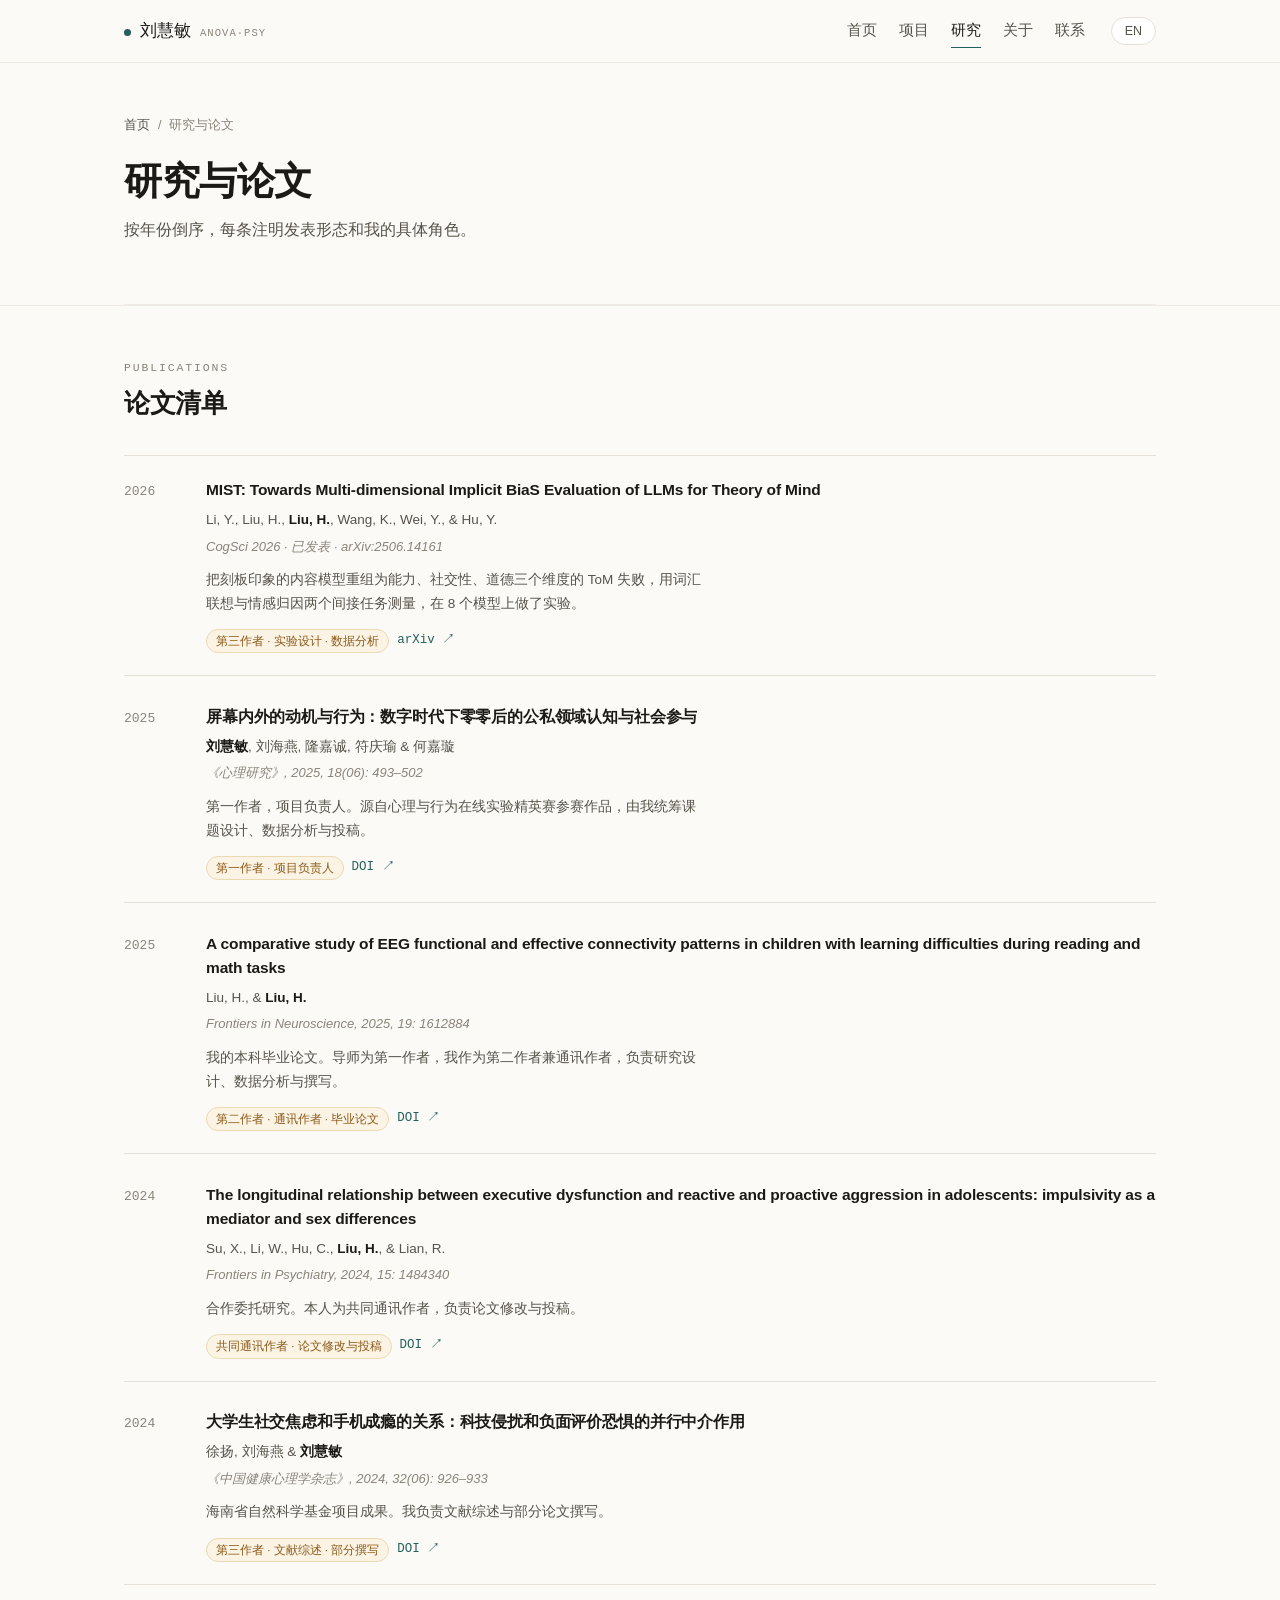
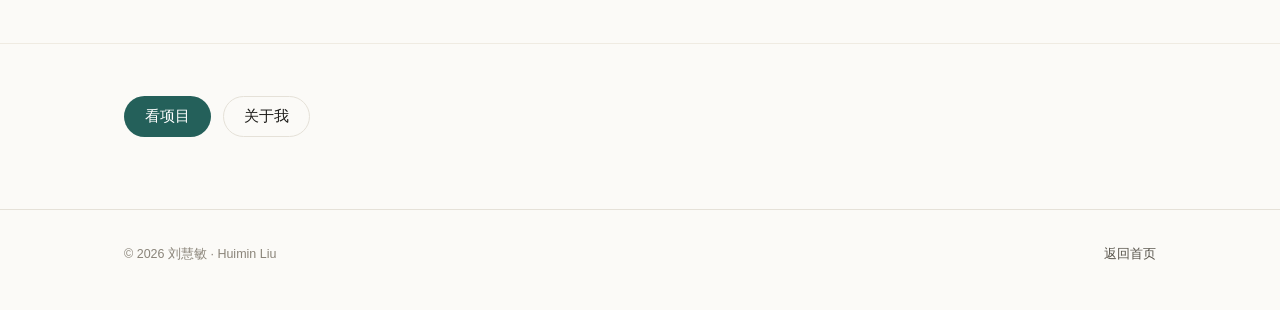
<file: research/index.html>
<!DOCTYPE html>
<html lang="zh-CN" data-lang="zh">
<head>
<meta charset="UTF-8">
<meta name="viewport" content="width=device-width, initial-scale=1.0">
<title>研究与论文 · 刘慧敏</title>
<meta name="description" content="刘慧敏的论文清单：大模型心智理论与偏见评估、视听多感觉整合、EEG 脑网络、数字时代的用户行为。按年份倒序，注明发表形态与本人角色。">
<meta property="og:type" content="website">
<meta property="og:title" content="研究与论文 · 刘慧敏">
<meta property="og:description" content="五篇论文，按年份倒序，每条注明发表形态与本人角色。">
<link rel="icon" href="data:image/svg+xml,%3Csvg xmlns='http://www.w3.org/2000/svg' viewBox='0 0 32 32'%3E%3Crect width='32' height='32' rx='7' fill='%2324605A'/%3E%3Ctext x='16' y='23' font-size='17' fill='%23FBFAF7' text-anchor='middle' font-family='Georgia,serif'%3EA%3C/text%3E%3C/svg%3E">
<link rel="stylesheet" href="../assets/css/style.css">
</head>
<body>

<header class="site-header">
  <div class="wrap nav-inner">
    <a class="brand" href="../index.html">
      <span class="dot" aria-hidden="true"></span>刘慧敏<span class="en" style="font-family:var(--sans)"> Huimin Liu</span>
      <small>ANOVA·PSY</small>
    </a>
    <button class="nav-toggle" type="button" aria-expanded="false" aria-controls="nav-links">
      <span class="zh">菜单</span><span class="en">Menu</span>
    </button>
    <nav class="nav-links" id="nav-links" aria-label="主导航">
      <a href="../index.html"><span class="zh">首页</span><span class="en">Home</span></a>
      <a href="../index.html#projects"><span class="zh">项目</span><span class="en">Projects</span></a>
      <a href="../research/index.html" aria-current="page"><span class="zh">研究</span><span class="en">Research</span></a>
      <a href="../about.html"><span class="zh">关于</span><span class="en">About</span></a>
      <a href="../index.html#contact"><span class="zh">联系</span><span class="en">Contact</span></a>
    </nav>
    <div class="nav-tools">
      <button class="lang-btn" type="button" aria-label="Switch to English">EN</button>
    </div>
  </div>
</header>

<main>

  <div class="wrap">
    <div class="page-head">
      <nav class="breadcrumb" aria-label="面包屑">
        <a href="../index.html"><span class="zh">首页</span><span class="en">Home</span></a>
        <span aria-hidden="true">/</span>
        <span><span class="zh">研究与论文</span><span class="en">Research</span></span>
      </nav>
      <h1><span class="zh">研究与论文</span><span class="en">Research &amp; publications</span></h1>
      <p class="sub">
        <span class="zh">按年份倒序，每条注明发表形态和我的具体角色。</span>
        <span class="en">Newest first, with the publication form and my specific role on each.</span>
      </p>
    </div>
  </div>

  <!-- 论文 -->
  <section class="detail-section" id="all">
    <div class="wrap">
      <div class="sec-head reveal">
        <span class="eyebrow">Publications</span>
        <h2><span class="zh">论文清单</span><span class="en">Publication list</span></h2>
      </div>

      <ul class="pub-list reveal">
        <li class="pub-item">
          <div class="pub-year">2026</div>
          <div class="pub-body">
            <h3>MIST: Towards Multi-dimensional Implicit BiaS Evaluation of LLMs for Theory of Mind</h3>
            <p class="pub-authors">Li, Y., Liu, H., <span class="me">Liu, H.</span>, Wang, K., Wei, Y., &amp; Hu, Y.</p>
            <p class="pub-venue"><span class="zh">CogSci 2026 · 已发表 · arXiv:2506.14161</span><span class="en">CogSci 2026 · published · arXiv:2506.14161</span></p>
            <p style="font-size:13.5px;color:var(--ink-2);max-width:66ch">
              <span class="zh">把刻板印象的内容模型重组为能力、社交性、道德三个维度的 ToM 失败，用词汇联想与情感归因两个间接任务测量，在 8 个模型上做了实验。</span>
              <span class="en">Reconceives stereotype content as multidimensional ToM failure across competence, sociability and morality, measured with two indirect tasks (word association, affective attribution) across eight models.</span>
            </p>
            <div class="pub-foot">
              <span class="tag tag--role"><span class="zh">第三作者 · 实验设计 · 数据分析</span><span class="en">Third author · design &amp; analysis</span></span>
              <a class="pub-link" href="https://arxiv.org/abs/2506.14161" target="_blank" rel="noopener">arXiv ↗</a>
            </div>
          </div>
        </li>

        <li class="pub-item">
          <div class="pub-year">2025</div>
          <div class="pub-body">
            <h3>屏幕内外的动机与行为：数字时代下零零后的公私领域认知与社会参与</h3>
            <p class="pub-authors"><span class="me">刘慧敏</span>, 刘海燕, 隆嘉诚, 符庆瑜 &amp; 何嘉璇</p>
            <p class="pub-venue"><span class="zh">《心理研究》, 2025, 18(06): 493–502</span><span class="en">Psychological Research, 2025, 18(06): 493–502</span></p>
            <p style="font-size:13.5px;color:var(--ink-2);max-width:66ch">
              <span class="zh">第一作者，项目负责人。源自心理与行为在线实验精英赛参赛作品，由我统筹课题设计、数据分析与投稿。</span>
              <span class="en">First author and project lead. Grew out of an online behavioural-experiment competition entry; I coordinated the design, analysis and submission.</span>
            </p>
            <div class="pub-foot">
              <span class="tag tag--role"><span class="zh">第一作者 · 项目负责人</span><span class="en">First author · project lead</span></span>
              <a class="pub-link" href="https://doi.org/10.19988/j.cnki.issn.2095-1159.2025.06.002" target="_blank" rel="noopener">DOI ↗</a>
            </div>
          </div>
        </li>

        <li class="pub-item">
          <div class="pub-year">2025</div>
          <div class="pub-body">
            <h3>A comparative study of EEG functional and effective connectivity patterns in children with learning difficulties during reading and math tasks</h3>
            <p class="pub-authors">Liu, H., &amp; <span class="me">Liu, H.</span></p>
            <p class="pub-venue">Frontiers in Neuroscience, 2025, 19: 1612884</p>
            <p style="font-size:13.5px;color:var(--ink-2);max-width:66ch">
              <span class="zh">我的本科毕业论文。导师为第一作者，我作为第二作者兼通讯作者，负责研究设计、数据分析与撰写。</span>
              <span class="en">My undergraduate thesis. My supervisor is first author; I am second and corresponding author, responsible for design, analysis and writing.</span>
            </p>
            <div class="pub-foot">
              <span class="tag tag--role"><span class="zh">第二作者 · 通讯作者 · 毕业论文</span><span class="en">Second &amp; corresponding author · thesis</span></span>
              <a class="pub-link" href="https://doi.org/10.3389/fnins.2025.1612884" target="_blank" rel="noopener">DOI ↗</a>
            </div>
          </div>
        </li>

        <li class="pub-item">
          <div class="pub-year">2024</div>
          <div class="pub-body">
            <h3>The longitudinal relationship between executive dysfunction and reactive and proactive aggression in adolescents: impulsivity as a mediator and sex differences</h3>
            <p class="pub-authors">Su, X., Li, W., Hu, C., <span class="me">Liu, H.</span>, &amp; Lian, R.</p>
            <p class="pub-venue">Frontiers in Psychiatry, 2024, 15: 1484340</p>
            <p style="font-size:13.5px;color:var(--ink-2);max-width:66ch">
              <span class="zh">合作委托研究。本人为共同通讯作者，负责论文修改与投稿。</span>
              <span class="en">A commissioned collaboration. I am a co-corresponding author, responsible for revision and submission.</span>
            </p>
            <div class="pub-foot">
              <span class="tag tag--role"><span class="zh">共同通讯作者 · 论文修改与投稿</span><span class="en">Co-corresponding author · revision &amp; submission</span></span>
              <a class="pub-link" href="https://doi.org/10.3389/fpsyt.2024.1484340" target="_blank" rel="noopener">DOI ↗</a>
            </div>
          </div>
        </li>

        <li class="pub-item">
          <div class="pub-year">2024</div>
          <div class="pub-body">
            <h3>大学生社交焦虑和手机成瘾的关系：科技侵扰和负面评价恐惧的并行中介作用</h3>
            <p class="pub-authors">徐扬, 刘海燕 &amp; <span class="me">刘慧敏</span></p>
            <p class="pub-venue"><span class="zh">《中国健康心理学杂志》, 2024, 32(06): 926–933</span><span class="en">Chinese Journal of Health Psychology, 2024, 32(06): 926–933</span></p>
            <p style="font-size:13.5px;color:var(--ink-2);max-width:66ch">
              <span class="zh">海南省自然科学基金项目成果。我负责文献综述与部分论文撰写。</span>
              <span class="en">Output of a Hainan Provincial Natural Science Foundation project. I contributed the literature review and part of the writing.</span>
            </p>
            <div class="pub-foot">
              <span class="tag tag--role"><span class="zh">第三作者 · 文献综述 · 部分撰写</span><span class="en">Third author · literature review · co-writing</span></span>
              <a class="pub-link" href="https://doi.org/10.13342/j.cnki.cjhp.2024.06.023" target="_blank" rel="noopener">DOI ↗</a>
            </div>
          </div>
        </li>
      </ul>

      
    </div>
  </section>

  <section class="detail-section">
    <div class="wrap">
      <div class="btn-row">
        <a class="btn btn--primary" href="../index.html#projects"><span class="zh">看项目</span><span class="en">See projects</span></a>
        <a class="btn btn--ghost" href="../about.html"><span class="zh">关于我</span><span class="en">About me</span></a>
      </div>
    </div>
  </section>

</main>

<footer class="site-footer">
  <div class="wrap footer-inner">
    <span>© 2026 刘慧敏 · Huimin Liu</span>
    <span><a href="../index.html"><span class="zh">返回首页</span><span class="en">Back home</span></a></span>
  </div>
</footer>

<script src="../assets/js/main.js"></script>
</body>
</html>
</file>
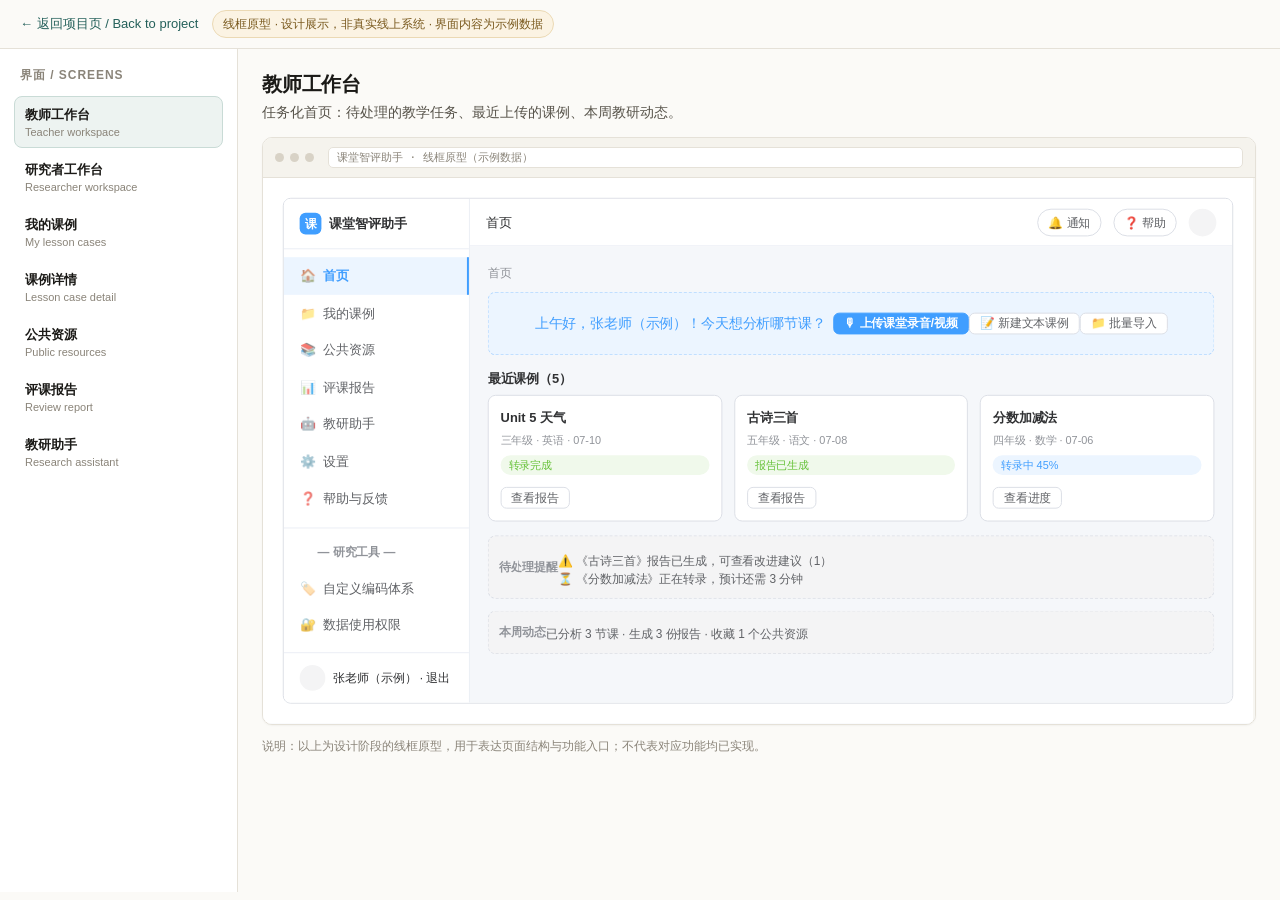
<file: demos/teacher-agent/index.html>
<!DOCTYPE html>
<html lang="zh-CN" data-lang="zh">
<head>
<meta charset="UTF-8">
<meta name="viewport" content="width=device-width, initial-scale=1.0">
<title>线框浏览器 · 中学教师教学评估与改进智能体</title>
<meta name="description" content="中学教师教学评估与改进智能体的 UI 线框原型，共 7 个代表界面。线框为设计展示，非真实线上系统。">
<link rel="stylesheet" href="../../assets/css/style.css">
<style>
/* ---- 原型自身样式（取自原始线框文件，仅作展示容器内的局部样式） ---- */
:root{
    --ep-blue:#409EFF; --ep-blue-dark:#337ecc; --ep-green:#67C23A;
    --ep-orange:#E6A23C; --ep-red:#F56C6C; --ep-gray:#909399;
    --bg:#f5f7fa; --card:#ffffff; --line:#dcdfe6; --line2:#ebeef5;
    --text:#303133; --text2:#606266; --text3:#909399;
    --fill:#f4f4f5; --fill2:#eef1f6;
  }
  *{box-sizing:border-box;}
  html,body{margin:0;padding:0;background:var(--bg);color:var(--text);
    font-family:-apple-system,BlinkMacSystemFont,"Segoe UI","PingFang SC","Microsoft YaHei",sans-serif;
    font-size:13px;line-height:1.5;}
  a{color:var(--ep-blue);text-decoration:none;}

  /* 左侧导航 */
  .nav{position:fixed;top:0;left:0;width:228px;height:100vh;overflow-y:auto;
    background:#fff;border-right:1px solid var(--line);padding:10px 0;}
  .nav h1{font-size:13px;margin:0;padding:10px 16px;color:var(--text2);font-weight:700;
    border-bottom:1px solid var(--line2);}
  .nav .grp{font-size:11px;color:var(--text3);padding:10px 16px 4px;letter-spacing:.5px;text-transform:uppercase;}
  .nav a{display:block;padding:6px 20px;color:var(--text2);border-left:3px solid transparent;}
  .nav a:hover{background:var(--fill2);color:var(--ep-blue);}
  .nav a.active{background:#ecf5ff;border-left-color:var(--ep-blue);color:var(--ep-blue);font-weight:600;}

  /* 主区 */
  .main{margin-left:228px;padding:24px 32px 80px;max-width:1100px;}
  .screen{background:var(--card);border:1px solid var(--line);border-radius:10px;
    margin-bottom:40px;overflow:hidden;box-shadow:0 1px 3px rgba(0,0,0,.04);}
  .screen-head{padding:14px 20px;border-bottom:1px solid var(--line2);background:#fafafa;}
  .screen-head .t{font-size:15px;font-weight:700;}
  .screen-head .r{font-size:11px;color:var(--text3);margin-top:2px;}
  .screen-head .badge{display:inline-block;font-size:10px;padding:1px 7px;border-radius:10px;
    background:#ecf5ff;color:var(--ep-blue);margin-left:8px;vertical-align:middle;}
  .screen-body{padding:20px;}

  /* 模拟 app 外壳 */
  .app{display:flex;border:1px solid var(--line);border-radius:8px;overflow:hidden;min-height:430px;background:#fff;}
  .sider{width:188px;background:#fff;border-right:1px solid var(--line2);flex:none;}
  .sider .logo{padding:14px 16px;font-weight:700;display:flex;align-items:center;gap:8px;border-bottom:1px solid var(--line2);}
  .sider .logo .dot{width:22px;height:22px;border-radius:6px;background:var(--ep-blue);color:#fff;
    display:flex;align-items:center;justify-content:center;font-size:12px;}
  .menu{padding:8px 0;}
  .menu .mi{padding:9px 16px;color:var(--text2);display:flex;align-items:center;gap:8px;cursor:default;}
  .menu .mi .ic{width:16px;text-align:center;opacity:.7;}
  .menu .mi.on{background:#ecf5ff;color:var(--ep-blue);font-weight:600;border-right:2px solid var(--ep-blue);}
  .menu .mi.sub{padding-left:34px;font-size:12px;color:var(--text3);}
  .sider .me{padding:12px 16px;border-top:1px solid var(--line2);display:flex;align-items:center;gap:8px;font-size:12px;}
  .sider .me .av{width:26px;height:26px;border-radius:50%;background:var(--fill);}
  .content{flex:1;display:flex;flex-direction:column;min-width:0;}
  .topbar{height:48px;border-bottom:1px solid var(--line2);display:flex;align-items:center;
    padding:0 16px;gap:12px;background:#fff;}
  .topbar .spacer{flex:1;}
  .topbar .pill{font-size:12px;padding:4px 10px;border:1px solid var(--line);border-radius:14px;color:var(--text2);}
  .topbar .av{width:28px;height:28px;border-radius:50%;background:var(--fill);}
  .view{flex:1;padding:18px;overflow:auto;background:var(--bg);}
  .crumbs{font-size:12px;color:var(--text3);margin-bottom:10px;}

  /* 线框通用块 */
  .wf{border:1px dashed var(--line);border-radius:8px;background:var(--fill);
    display:flex;align-items:center;justify-content:center;text-align:center;
    color:var(--text3);font-size:12px;padding:10px;min-height:40px;}
  .wf.fill2{background:var(--fill2);}
  .wf.blue{background:#ecf5ff;border-color:#b3d8ff;color:var(--ep-blue);}
  .wf.tag{display:inline-flex;padding:3px 9px;min-height:0;border-radius:12px;font-size:11px;}
  .row{display:flex;gap:12px;}
  .col{flex:1;display:flex;flex-direction:column;gap:12px;}
  .stack{display:flex;flex-direction:column;gap:12px;}
  .grid{display:grid;gap:12px;}
  .g3{grid-template-columns:repeat(3,1fr);}
  .g4{grid-template-columns:repeat(4,1fr);}
  .grid-card{border:1px solid var(--line);border-radius:8px;background:#fff;padding:12px;
    display:flex;flex-direction:column;gap:6px;}
  .grid-card .tt{font-weight:600;font-size:13px;color:var(--text);}
  .grid-card .meta{font-size:11px;color:var(--text3);}
  .btn{display:inline-flex;align-items:center;justify-content:center;gap:6px;padding:7px 14px;
    border-radius:6px;font-size:13px;border:1px solid var(--line);background:#fff;color:var(--text2);}
  .btn.primary{background:var(--ep-blue);border-color:var(--ep-blue);color:#fff;font-weight:600;}
  .btn.ghost{background:#ecf5ff;border-color:#b3d8ff;color:var(--ep-blue);}
  .btn.sm{padding:4px 10px;font-size:12px;}
  .tabs{display:flex;gap:4px;border-bottom:1px solid var(--line2);margin-bottom:12px;}
  .tabs .tb{padding:8px 14px;font-size:13px;color:var(--text2);cursor:default;border-bottom:2px solid transparent;}
  .tabs .tb.on{color:var(--ep-blue);border-bottom-color:var(--ep-blue);font-weight:600;}
  .seg{display:inline-flex;border:1px solid var(--line);border-radius:6px;overflow:hidden;}
  .seg span{padding:5px 12px;font-size:12px;color:var(--text2);border-right:1px solid var(--line);}
  .seg span:last-child{border-right:none;}
  .seg span.on{background:var(--ep-blue);color:#fff;}
  .bar{height:8px;border-radius:4px;background:var(--line2);overflow:hidden;}
  .bar>i{display:block;height:100%;background:var(--ep-blue);}
  .status{font-size:11px;padding:2px 8px;border-radius:10px;}
  .st-done{background:#f0f9eb;color:var(--ep-green);}
  .st-doing{background:#ecf5ff;color:var(--ep-blue);}
  .st-wait{background:#fdf6ec;color:var(--ep-orange);}
  .st-fail{background:#fef0f0;color:var(--ep-red);}
  .kpi{display:flex;flex-direction:column;gap:2px;}
  .kpi .n{font-size:22px;font-weight:700;color:var(--text);}
  .kpi .l{font-size:11px;color:var(--text3);}
  .light{display:flex;align-items:center;gap:6px;font-size:12px;color:var(--text2);}
  .led{width:9px;height:9px;border-radius:50%;background:var(--ep-green);box-shadow:0 0 0 3px rgba(103,194,58,.15);}
  .led.warn{background:var(--ep-orange);box-shadow:0 0 0 3px rgba(230,162,60,.15);}
  .led.err{background:var(--ep-red);box-shadow:0 0 0 3px rgba(245,108,108,.15);}
  .note{font-size:11px;color:var(--text3);margin-top:8px;}
  .alert{border:1px solid #fde2e2;background:#fef0f0;color:#a8413b;border-radius:6px;padding:8px 12px;font-size:12px;}
  .alert.ok{border-color:#e1f3d8;background:#f0f9eb;color:#529b2e;}
  table.wt{width:100%;border-collapse:collapse;font-size:12px;}
  table.wt th,table.wt td{border:1px solid var(--line2);padding:7px 10px;text-align:left;color:var(--text2);}
  table.wt th{background:var(--fill);color:var(--text3);font-weight:600;}
  .modal{position:relative;border:1px solid var(--line);border-radius:10px;background:#fff;
    box-shadow:0 8px 30px rgba(0,0,0,.12);padding:18px;max-width:560px;margin:0 auto;}
  .modal h3{margin:0 0 12px;font-size:15px;}
  .field{margin-bottom:12px;}
  .field label{display:block;font-size:12px;color:var(--text2);margin-bottom:5px;}
  .field .inp{border:1px solid var(--line);border-radius:6px;padding:8px 10px;background:#fff;color:var(--text3);font-size:12px;}
  .stepper{display:flex;gap:8px;margin-bottom:16px;}
  .step{flex:1;border:1px solid var(--line);border-radius:8px;padding:10px;background:#fff;text-align:center;}
  .step.on{border-color:var(--ep-blue);background:#ecf5ff;}
  .step .n{width:22px;height:22px;border-radius:50%;background:var(--line2);color:var(--text2);
    display:inline-flex;align-items:center;justify-content:center;font-size:12px;margin-bottom:4px;}
  .step.on .n{background:var(--ep-blue);color:#fff;}
  .step small{display:block;color:var(--text3);font-size:11px;}
  .legend{display:flex;gap:16px;flex-wrap:wrap;font-size:11px;color:var(--text3);margin-bottom:14px;}
  .legend span{display:inline-flex;align-items:center;gap:5px;}
  .legend i{width:12px;height:12px;border-radius:3px;display:inline-block;}
  .toc{display:flex;gap:8px;flex-wrap:wrap;margin-bottom:20px;}
:root { --ep-blue:#409EFF; --ep-blue-dark:#337ecc; --ep-green:#67C23A; --ep-orange:#E6A23C;
  --ep-red:#F56C6C; --ep-gray:#909399; --bg:#f5f7fa; --card:#ffffff; --line:#dcdfe6;
  --line2:#ebeef5; --text:#303133; --text2:#606266; --text3:#909399; --fill:#f4f4f5; --fill2:#eef1f6; }
html, body { margin:0; background:#FBFAF7; }
/* 容器内覆盖：屏幕卡片不再独立成页 */
.wf-screen .screen { margin:0; border:0; border-radius:0; box-shadow:none; }
.wf-screen .screen-head { display:none; }

/* ---- 浏览器外壳 ---- */
.wf-topbar { position:sticky; top:0; z-index:20; background:rgba(251,250,247,.94);
  backdrop-filter:blur(8px); border-bottom:1px solid #E5E1D8; padding:10px 20px;
  display:flex; align-items:center; gap:14px; flex-wrap:wrap; }
.wf-topbar a { color:#24605A; text-decoration:none; font-size:13px; }
.wf-topbar a:hover { text-decoration:underline; }
.wf-flag { font-size:12px; color:#7a5a1f; background:#FBF3E3; border:1px solid #EBD9B4;
  padding:4px 10px; border-radius:999px; }
.wf-layout { display:grid; grid-template-columns:238px minmax(0,1fr); gap:0; align-items:start; }
.wf-list { position:sticky; top:57px; padding:18px 14px; border-right:1px solid #E5E1D8;
  background:#FFFFFF; min-height:calc(100vh - 57px); }
.wf-list h1 { font:600 12px/1.4 -apple-system,"PingFang SC",sans-serif; letter-spacing:.08em;
  text-transform:uppercase; color:#8A8479; margin:0 0 12px 6px; }
.wf-tab { display:block; width:100%; text-align:left; background:none; border:1px solid transparent;
  border-radius:8px; padding:9px 10px; cursor:pointer; margin-bottom:3px; transition:.15s; }
.wf-tab:hover { background:#F5F3ED; }
.wf-tab[aria-selected="true"] { background:#EDF3F1; border-color:#C9DBD6; }
.wf-tab-zh { display:block; font-size:13px; color:#1B1A17; font-weight:600; }
.wf-tab-en { display:block; font-size:11px; color:#8A8479; margin-top:2px; }
.wf-tab:focus-visible { outline:2px solid #24605A; outline-offset:2px; }
.wf-main { padding:22px 24px 60px; min-width:0; }
.wf-head { max-width:1000px; margin:0 auto 14px; }
.wf-head h2 { font:600 20px/1.3 Georgia,"Songti SC",serif; color:#1B1A17; margin:0 0 6px; }
.wf-head p { font-size:13.5px; color:#57534A; margin:0; max-width:64ch; }
.wf-canvas { max-width:1000px; margin:0 auto; background:#fff; border:1px solid #E5E1D8;
  border-radius:10px; overflow:hidden; box-shadow:0 1px 2px rgba(0,0,0,.04); }
.wf-chrome { display:flex; align-items:center; gap:6px; padding:9px 12px; background:#F5F3ED;
  border-bottom:1px solid #E5E1D8; }
.wf-dot { width:9px; height:9px; border-radius:50%; background:#D8D2C6; }
.wf-url { flex:1; font:11px/1 ui-monospace,Consolas,monospace; color:#8A8479; background:#fff;
  border:1px solid #E5E1D8; border-radius:5px; padding:4px 8px; margin-left:8px; }
.wf-viewport { overflow:auto; background:#F7F6F2; }
.wf-scaler { width:1000px; transform-origin:top left; }
.wf-tip { max-width:1000px; margin:12px auto 0; font-size:12px; color:#8A8479; }
.wf-hint-mobile { display:none; }
@media (max-width:860px) {
  .wf-layout { grid-template-columns:1fr; }
  .wf-list { position:static; min-height:0; border-right:0; border-bottom:1px solid #E5E1D8;
    display:flex; gap:8px; overflow-x:auto; padding:12px; }
  .wf-list h1 { display:none; }
  .wf-tab { flex:0 0 auto; width:auto; white-space:nowrap; }
  .wf-tab-en { display:none; }
  .wf-main { padding:16px 12px 48px; }
  .wf-tip { display:none; }
  .wf-hint-mobile { display:block; font-size:12px; color:#7a5a1f; background:#FBF3E3;
    border:1px solid #EBD9B4; border-radius:8px; padding:8px 10px; margin:0 auto 12px; max-width:1000px; }
}
[data-lang="zh"] .wf-tab-en, [data-lang="en"] .wf-tab-en { display: block; }
/* 嵌入模式：供项目详情页做缩略图时使用，只留线框本体 */
body.is-embed .wf-topbar, body.is-embed .wf-list, body.is-embed .wf-head,
body.is-embed .wf-hint-mobile, body.is-embed .wf-tip, body.is-embed .wf-chrome {
  display: none !important;
}
body.is-embed .wf-layout { grid-template-columns: 1fr; }
body.is-embed .wf-main { padding: 0; }
body.is-embed .wf-canvas { max-width: none; border: 0; border-radius: 0; box-shadow: none; }
body.is-embed .wf-viewport { height: auto !important; overflow: hidden; }
</style>
</head>
<body>
<div class="wf-topbar">
  <a href="../../projects/teacher-agent.html">← 返回项目页 / Back to project</a>
  <span class="wf-flag">线框原型 · 设计展示，非真实线上系统 · 界面内容为示例数据</span>
</div>

<div class="wf-layout">
  <aside class="wf-list" role="tablist" aria-label="界面列表">
    <h1>界面 / Screens</h1>
        <button class="wf-tab" type="button" role="tab" data-target="s1" aria-selected="true"><span class="wf-tab-zh">教师工作台</span><span class="wf-tab-en">Teacher workspace</span></button>
        <button class="wf-tab" type="button" role="tab" data-target="s2" aria-selected="false"><span class="wf-tab-zh">研究者工作台</span><span class="wf-tab-en">Researcher workspace</span></button>
        <button class="wf-tab" type="button" role="tab" data-target="s3" aria-selected="false"><span class="wf-tab-zh">我的课例</span><span class="wf-tab-en">My lesson cases</span></button>
        <button class="wf-tab" type="button" role="tab" data-target="s5" aria-selected="false"><span class="wf-tab-zh">课例详情</span><span class="wf-tab-en">Lesson case detail</span></button>
        <button class="wf-tab" type="button" role="tab" data-target="s7" aria-selected="false"><span class="wf-tab-zh">公共资源</span><span class="wf-tab-en">Public resources</span></button>
        <button class="wf-tab" type="button" role="tab" data-target="s8" aria-selected="false"><span class="wf-tab-zh">评课报告</span><span class="wf-tab-en">Review report</span></button>
        <button class="wf-tab" type="button" role="tab" data-target="s9" aria-selected="false"><span class="wf-tab-zh">教研助手</span><span class="wf-tab-en">Research assistant</span></button>
  </aside>

  <main class="wf-main">
    <div class="wf-head">
      <h2 id="wf-title">教师工作台</h2>
      <p id="wf-desc">任务化首页：待处理的教学任务、最近上传的课例、本周教研动态。</p>
    </div>
    <p class="wf-hint-mobile">手机屏幕较窄，线框按比例缩小显示；横屏查看更清晰。</p>
    <div class="wf-canvas">
      <div class="wf-chrome" aria-hidden="true">
        <span class="wf-dot"></span><span class="wf-dot"></span><span class="wf-dot"></span>
        <span class="wf-url">课堂智评助手 · 线框原型（示例数据）</span>
      </div>
      <div class="wf-viewport" id="wf-viewport">
        <div class="wf-scaler" id="wf-scaler">
<div class="wf-screen" data-id="s1" data-zh="教师工作台" data-en="Teacher workspace" data-dzh="任务化首页：待处理的教学任务、最近上传的课例、本周教研动态。" data-den="A task-based home: pending items, recent uploads and this week's activity." role="tabpanel" aria-label="教师工作台">
  <section class="screen" id="s1">
<div class="screen-head">
      <div class="t">首页（教师工作台）</div>
      
    </div>
    <div class="screen-body">
      <div class="app">
        <aside class="sider">
          <div class="logo"><span class="dot">课</span>课堂智评助手</div>
          <div class="menu">
            <div class="mi on"><span class="ic">🏠</span>首页</div>
            <div class="mi"><span class="ic">📁</span>我的课例</div>
            <div class="mi"><span class="ic">📚</span>公共资源</div>
            <div class="mi"><span class="ic">📊</span>评课报告</div>
            <div class="mi"><span class="ic">🤖</span>教研助手</div>
            <div class="mi"><span class="ic">⚙️</span>设置</div>
            <div class="mi"><span class="ic">❓</span>帮助与反馈</div>
          </div>
          <div class="menu" style="border-top:1px solid var(--line2);padding-top:6px;margin-top:2px;">
            <div class="mi sub" style="color:var(--text3);cursor:default;font-weight:600;">— 研究工具 —</div>
            <div class="mi"><span class="ic">🏷️</span>自定义编码体系</div>
            <div class="mi"><span class="ic">🔐</span>数据使用权限</div>
          </div>
          <div class="me"><span class="av"></span>张老师（示例） · 退出</div>
        </aside>
        <div class="content">
          <div class="topbar">
            <span>首页</span><span class="spacer"></span>
            <span class="pill">🔔 通知</span><span class="pill">❓ 帮助</span><span class="av"></span>
          </div>
          <div class="view">
            <div class="crumbs">首页</div>
            <div class="wf blue" style="min-height:64px;font-size:14px;">上午好，张老师（示例）！今天想分析哪节课？&nbsp;&nbsp;
              <span class="btn primary sm">🎙 上传课堂录音/视频</span>
              <span class="btn sm">📝 新建文本课例</span>
              <span class="btn sm">📁 批量导入</span>
            </div>
            <div class="row" style="margin-top:14px;align-items:flex-end;">
              <div style="flex:1;"><div style="font-weight:600;margin-bottom:6px;">最近课例（5）</div>
                <div class="grid g3">
                  <div class="grid-card"><div class="tt">Unit 5 天气</div><div class="meta">三年级 · 英语 · 07-10</div>
                    <span class="status st-done">转录完成</span><div style="margin-top:6px"><span class="btn sm">查看报告</span></div></div>
                  <div class="grid-card"><div class="tt">古诗三首</div><div class="meta">五年级 · 语文 · 07-08</div>
                    <span class="status st-done">报告已生成</span><div style="margin-top:6px"><span class="btn sm">查看报告</span></div></div>
                  <div class="grid-card"><div class="tt">分数加减法</div><div class="meta">四年级 · 数学 · 07-06</div>
                    <span class="status st-doing">转录中 45%</span><div style="margin-top:6px"><span class="btn sm">查看进度</span></div></div>
                </div>
              </div>
            </div>
            <div class="stack" style="margin-top:14px;">
              <div class="wf" style="text-align:left;justify-content:flex-start;">
                <strong>待处理提醒</strong>
                <div style="margin-top:6px;color:var(--text2);font-weight:400;">⚠️ 《古诗三首》报告已生成，可查看改进建议（1）<br>⏳ 《分数加减法》正在转录，预计还需 3 分钟</div>
              </div>
              <div class="wf" style="text-align:left;justify-content:flex-start;">
                <strong>本周动态</strong><div style="margin-top:4px;color:var(--text2);font-weight:400;">已分析 3 节课 · 生成 3 份报告 · 收藏 1 个公共资源</div>
              </div>
            </div>
          </div>
        </div>
      </div>
      
    </div>
  </section>
</div>
<div class="wf-screen" data-id="s2" data-zh="研究者工作台" data-en="Researcher workspace" data-dzh="同一套工作台的另一种呈现：研究主题、可引用资源、课题动态。" data-den="The same workspace for a research role: topics, citable resources and project updates." role="tabpanel" aria-label="研究者工作台">
  <section class="screen" id="s2">
<div class="screen-head">
      <div class="t">首页（教研人员 / 研究者 工作台）</div>
      
    </div>
    <div class="screen-body">
      <div class="app">
        <aside class="sider">
          <div class="logo"><span class="dot">课</span>课堂智评助手</div>
          <div class="menu">
            <div class="mi on"><span class="ic">🏠</span>首页</div>
            <div class="mi"><span class="ic">📁</span>我的课例</div>
            <div class="mi"><span class="ic">📚</span>公共资源</div>
            <div class="mi"><span class="ic">📊</span>评课报告</div>
            <div class="mi"><span class="ic">🤖</span>教研助手</div>
            <div class="mi"><span class="ic">⚙️</span>设置</div>
            <div class="mi"><span class="ic">❓</span>帮助与反馈</div>
          </div>
          <div class="menu" style="border-top:1px solid var(--line2);padding-top:6px;margin-top:2px;">
            <div class="mi sub" style="color:var(--text3);cursor:default;font-weight:600;">— 研究工具 —</div>
            <div class="mi"><span class="ic">🏷️</span>自定义编码体系</div>
            <div class="mi"><span class="ic">🔐</span>数据使用权限</div>
          </div>
          <div class="me"><span class="av"></span>李老师 · 教研</div>
        </aside>
        <div class="content">
          <div class="topbar"><span>首页</span><span class="spacer"></span><span class="pill">🔔 通知</span><span class="pill">❓ 帮助</span><span class="pill">🧑 切换身份</span><span class="av"></span></div>
          <div class="view">
            <div class="crumbs">首页</div>
            <div class="wf blue" style="min-height:64px;font-size:14px;">最近有哪些课例值得研究？&nbsp;&nbsp;
              <span class="btn primary sm">🎙 上传课例</span>
              <span class="btn sm">📝 新建课例</span>
              <a class="btn sm" href="#s4" style="text-decoration:none;">🔬 进入研究</a>
            </div>
            <div class="row" style="margin-top:12px;">
              <div class="col" style="flex:1;">
                <div style="font-weight:600;">研究工具</div>
                <div class="grid-card"><div class="tt">🏷️ 我的编码体系</div><div class="meta">派生 / 自建编码体系，应用到课例</div><a class="btn sm" href="#s22" style="text-decoration:none;">进入管理</a></div>
              </div>
              <div class="col" style="flex:1;">
                <div style="font-weight:600;">数据使用权限</div>
                <div class="grid-card"><div class="tt">🔐 我的数据权限</div><div class="meta">待审 / 已授权 / 已驳回 / 已过期</div><a class="btn sm" href="#s23" style="text-decoration:none;">进入管理</a></div>
              </div>
            </div>
            <div class="row" style="margin-top:14px;">
              <div class="col" style="flex:1;">
                <div style="font-weight:600;">我关注的研究主题</div>
                <div class="grid-card"><div class="tt">课堂互动质量</div><div class="meta">12 个课例 · 最近更新 07-12</div><a class="btn sm" href="#s4" style="text-decoration:none;">进入</a></div>
                <div class="grid-card"><div class="tt">小组合作中的 wait-time</div><div class="meta">8 个课例 · 最近更新 07-10</div><a class="btn sm" href="#s4" style="text-decoration:none;">进入</a></div>
              </div>
              <div class="col" style="flex:1;">
                <div style="font-weight:600;">可引用的优秀资源</div>
                <div class="grid-card"><div class="tt">《草船借箭》同课异构 · 王老师</div><div class="meta">平台精选 · 收藏 245</div><span class="btn sm">引用到教研作品</span></div>
                <div class="grid-card"><div class="tt">区域公开课 · 李老师示范</div><div class="meta">学校公开 · 收藏 128</div><span class="btn sm">引用</span></div>
              </div>
            </div>
            <div class="stack" style="margin-top:14px;">
              <div class="wf" style="text-align:left;justify-content:flex-start;"><strong>研究动态</strong>
                <div style="margin-top:4px;color:var(--text2);font-weight:400;">同主题新公开课例 3 条 · 区域数据看板已更新</div></div>
              <div class="wf" style="text-align:left;justify-content:flex-start;"><strong>推荐</strong>
                <div style="margin-top:4px;color:var(--text2);font-weight:400;">相关课题研究资源 · 区域数据看板入口</div></div>
            </div>
          </div>
        </div>
      </div>
      
    </div>
  </section>
</div>
<div class="wf-screen" data-id="s3" data-zh="我的课例" data-en="My lesson cases" data-dzh="课例列表与筛选，行内支持批量操作。" data-den="A filterable list of lesson cases with batch actions." role="tabpanel" aria-label="我的课例">
  <section class="screen" id="s3">
<div class="screen-head">
      <div class="t">我的课例 · 教师视图 </div>
      
    </div>
    <div class="screen-body">
      <div class="app">
        <aside class="sider">
          <div class="logo"><span class="dot">课</span>课堂智评助手</div>
          <div class="menu">
            <div class="mi"><span class="ic">🏠</span>首页</div>
            <div class="mi on"><span class="ic">📁</span>我的课例</div>
            <div class="mi"><span class="ic">📚</span>公共资源</div>
            <div class="mi"><span class="ic">📊</span>评课报告</div>
            <div class="mi"><span class="ic">🤖</span>教研助手</div>
            <div class="mi"><span class="ic">⚙️</span>设置</div>
            <div class="mi"><span class="ic">❓</span>帮助与反馈</div>
          </div>
          <div class="menu" style="border-top:1px solid var(--line2);padding-top:6px;margin-top:2px;">
            <div class="mi sub" style="color:var(--text3);cursor:default;font-weight:600;">— 研究工具 —</div>
            <div class="mi"><span class="ic">🏷️</span>自定义编码体系</div>
            <div class="mi"><span class="ic">🔐</span>数据使用权限</div>
          </div>
        </aside>
        <div class="content">
          <div class="topbar"><span>我的课例</span><span class="spacer"></span><span class="btn primary sm">+ 上传课例</span><span class="pill">🔔 通知</span><span class="pill">❓ 帮助</span><span class="av"></span></div>
          <div class="view">
            <div class="seg">
              <span class="on">全部</span><span>待转录</span><span>转录中</span><span>待评课</span><span>已完成</span><span>收藏</span><span>回收站</span>
            </div>
            <div class="row" style="margin:12px 0;">
              <span class="wf sm" style="min-height:0;padding:5px 10px;">学科 ▾</span>
              <span class="wf sm" style="min-height:0;padding:5px 10px;">年级 ▾</span>
              <span class="wf sm" style="min-height:0;padding:5px 10px;">学期 ▾</span>
              <span class="spacer"></span>
              <span class="wf sm" style="min-height:0;padding:5px 10px;">🔍 搜索课例名称/关键词</span>
            </div>
            <div class="stack">
              <div class="grid-card">
                <div class="tt">Unit 5 天气</div><div class="meta">三年级 · 英语 · 2025-07-10 · 文件：音频1+教案1+文本1</div>
                <div><span class="status st-done">报告已生成</span></div>
                <div style="margin-top:4px;"><span class="btn sm">查看报告</span><span class="btn sm">编辑</span><span class="btn sm">删除</span></div>
              </div>
              <div class="grid-card">
                <div class="tt">分数加减法</div><div class="meta">四年级 · 数学 · 2025-07-08 · 文件：音频1</div>
                <div><span class="status st-doing">转录中 45%</span><div class="bar" style="margin-top:5px;width:160px;"><i style="width:45%"></i></div></div>
                <div style="margin-top:4px;"><span class="btn sm">查看进度</span><span class="btn sm">取消</span></div>
              </div>
            </div>
            
          </div>
        </div>
      </div>
    </div>
  </section>
</div>
<div class="wf-screen" data-id="s5" data-zh="课例详情" data-en="Lesson case detail" data-dzh="五个标签页组织一节课的全部材料：课堂实录、教学设计、课堂评价、评课报告、同课异构。" data-den="Five tabs hold everything about one lesson: recording, lesson plan, classroom evaluation, review report and parallel designs." role="tabpanel" aria-label="课例详情">
  <section class="screen" id="s5">
<div class="screen-head">
      <div class="t">课例详情（5 标签页）</div>
      
    </div>
    <div class="screen-body">
      <div class="tabs">
        <div class="tb on">课堂实录</div><div class="tb">教学设计</div><div class="tb">课堂评价</div>
        <div class="tb">评课报告</div><div class="tb">同课异构</div>
      </div>
      <div class="row">
        <div class="col" style="flex:2.4;">
          <div class="wf" style="min-height:240px;text-align:left;justify-content:flex-start;flex-direction:column;gap:6px;align-items:stretch;padding:12px;">
            <div style="color:var(--text2);">[00:05:23] <strong>老师：</strong>What's the weather like today?</div>
            <div style="color:var(--text2);">[00:05:26] <strong>学生：</strong>It's sunny.</div>
            <div style="color:var(--text2);">[00:05:30] <strong>老师：</strong>Can you say more? How do you feel? <span class="status st-doing">追问</span></div>
            <div style="color:var(--text2);">[00:05:35] <strong>学生：</strong>I feel warm. I can play outside.</div>
            <div style="color:var(--text3);font-size:11px;margin-top:6px;">（时间轴式对话列表，可编辑角色/文本 · 黄底高亮关键词）</div>
          </div>
        </div>
        <div class="col" style="flex:1;">
          <div class="grid-card"><div class="tt">AI 评分</div><div class="meta">★★★★☆ 85/100</div>
            <span class="btn sm">查看课堂评价</span></div>
          <div class="grid-card"><div class="tt">关键指标</div>
            <div class="meta">教学目标达成度 88 · 师生互动 82 · 学生参与 79</div></div>
          <div class="grid-card"><div class="tt">关联</div>
            <span class="btn sm">评课报告</span><span class="btn sm">同课异构</span></div>
        </div>
      </div>
    </div>
  </section>
</div>
<div class="wf-screen" data-id="s7" data-zh="公共资源" data-en="Public resources" data-dzh="区域共享的课例与同课异构专题，用于跨校教研。" data-den="Shared lesson cases and side-by-side design collections for cross-school review." role="tabpanel" aria-label="公共资源">
  <section class="screen" id="s7">
<div class="screen-head">
      <div class="t">公共资源 </div>
      
    </div>
    <div class="screen-body">
      <div class="app">
        <aside class="sider">
          <div class="logo"><span class="dot">课</span>课堂智评助手</div>
          <div class="menu">
            <div class="mi"><span class="ic">🏠</span>首页</div>
            <div class="mi"><span class="ic">📁</span>我的课例</div>
            <div class="mi on"><span class="ic">📚</span>公共资源</div>
            <div class="mi"><span class="ic">📊</span>评课报告</div>
            <div class="mi"><span class="ic">🤖</span>教研助手</div>
            <div class="mi"><span class="ic">⚙️</span>设置</div>
            <div class="mi"><span class="ic">❓</span>帮助与反馈</div>
          </div>
          <div class="menu" style="border-top:1px solid var(--line2);padding-top:6px;margin-top:2px;">
            <div class="mi sub" style="color:var(--text3);cursor:default;font-weight:600;">— 研究工具 —</div>
            <div class="mi"><span class="ic">🏷️</span>自定义编码体系</div>
            <div class="mi"><span class="ic">🔐</span>数据使用权限</div>
          </div>
        </aside>
        <div class="content">
          <div class="topbar"><span>公共资源</span><span class="spacer"></span>
            <span class="pill">教研专属：引用到研究主题</span><span class="pill">🔔 通知</span><span class="pill">❓ 帮助</span><span class="pill">🧑 切换身份</span><span class="av"></span></div>
          <div class="view">
            <div class="seg"><span class="on">教研组</span><span>学校</span><span>区域</span><span>平台精选</span></div>
            <div class="row" style="margin:12px 0;">
              <span class="wf sm" style="min-height:0;padding:5px 10px;">学科 ▾</span>
              <span class="wf sm" style="min-height:0;padding:5px 10px;">年级 ▾</span>
              <span class="wf sm" style="min-height:0;padding:5px 10px;">课型 ▾</span>
              <span class="spacer"></span><span class="wf sm" style="min-height:0;padding:5px 10px;">排序 ▾</span>
            </div>
            <div class="grid-card" style="background:#fffae6;border-color:#f5d98a;">
              <div class="tt">🔥 同课异构专题：《草船借箭》</div>
              <div class="grid g3" style="margin-top:8px;">
                <div class="wf fill2">李老师/示范<br>收藏 128</div>
                <div class="wf fill2">王老师/常态<br>收藏 86</div>
                <div class="wf fill2">张老师（示例）/赛课<br>收藏 245</div>
              </div>
            </div>
            <div class="row" style="margin-top:12px;">
              <div class="grid-card" style="flex:1;"><div class="tt">最新上传</div>
                <div class="meta">… 列表项（脱敏摘要：学校/教师化名）</div></div>
            </div>
            
          </div>
        </div>
      </div>
    </div>
  </section>
</div>
<div class="wf-screen" data-id="s8" data-zh="评课报告" data-en="Review report" data-dzh="结构化评价结果的呈现：评分、关键指标与可读的结论。" data-den="How structured evaluation output is presented: scores, key indicators and readable conclusions." role="tabpanel" aria-label="评课报告">
  <section class="screen" id="s8">
<div class="screen-head">
      <div class="t">评课报告 </div>
      
    </div>
    <div class="screen-body">
      <div class="row">
        <div class="col" style="flex:1;">
          <div class="row" style="margin-bottom:12px;">
            <span class="wf sm" style="min-height:0;padding:5px 10px;">学科 ▾</span>
            <span class="wf sm" style="min-height:0;padding:5px 10px;">年级 ▾</span>
            <span class="wf sm" style="min-height:0;padding:5px 10px;">学期 ▾</span>
            <span class="spacer"></span>
            <span class="wf sm" style="min-height:0;padding:5px 10px;">🔍 搜索报告/课例</span>
          </div>
          <div class="seg"><span class="on">我的报告</span><span>组内共享</span><span>报告对比</span><span>导出记录</span></div>
          <div class="grid-card"><div class="tt">Unit 5 天气 · 评课报告</div>
            <div class="meta">三年级/英语 · 2025-07-10 · 标准版</div>
            <span class="status st-done">已生成</span>
            <div style="margin-top:6px;"><span class="btn sm">预览</span><span class="btn sm">导出</span><span class="btn sm">对比</span></div></div>
          <div class="grid-card"><div class="tt">古诗三首 · 评课报告</div>
            <div class="meta">五年级/语文 · 2025-07-08 · 详细版</div>
            <span class="status st-done">已生成</span></div>
        </div>
        <div class="col" style="flex:1.3;">
          <div class="wf" style="min-height:300px;text-align:left;justify-content:flex-start;flex-direction:column;gap:8px;align-items:stretch;padding:14px;">
            <strong>评课报告 · Unit 5 天气</strong>
            <div style="font-size:12px;color:var(--text2);">总体评价 ★★★★☆ 良好（85/100）</div>
            <div style="font-size:12px;color:var(--text2);">【课堂亮点】1. 真实天气图片导入… 2. 有效追问促进表达…</div>
            <div style="font-size:12px;color:var(--text3);">【待改进】教师话语占比 58%，建议降至 50%…</div>
            <div style="font-size:12px;color:var(--text3);">【证据片段 00:05:23】老师追问 → 学生扩展表达（可解释）</div>
            <span class="btn sm">✏️ 添加批注</span><span class="btn sm">调整 AI 评分</span>
          </div>
        </div>
      </div>
    </div>
  </section>
</div>
<div class="wf-screen" data-id="s9" data-zh="教研助手" data-en="Research assistant" data-dzh="与智能体对话的入口：基于选中课例生成分析与改进建议。" data-den="The conversational entry point: analysis and improvement suggestions grounded in the selected lesson case." role="tabpanel" aria-label="教研助手">
  <section class="screen" id="s9">
<div class="screen-head">
      <div class="t">教研助手 </div>
      
    </div>
    <div class="screen-body">
      <div class="app">
        <aside class="sider">
          <div class="logo"><span class="dot">课</span>课堂智评助手</div>
          <div class="menu">
            <div class="mi"><span class="ic">🏠</span>首页</div>
            <div class="mi"><span class="ic">📁</span>我的课例</div>
            <div class="mi"><span class="ic">📚</span>公共资源</div>
            <div class="mi"><span class="ic">📊</span>评课报告</div>
            <div class="mi on"><span class="ic">🤖</span>教研助手</div>
            <div class="mi"><span class="ic">⚙️</span>设置</div>
            <div class="mi"><span class="ic">❓</span>帮助与反馈</div>
          </div>
          <div class="menu" style="border-top:1px solid var(--line2);padding-top:6px;margin-top:2px;">
            <div class="mi sub" style="color:var(--text3);cursor:default;font-weight:600;">— 研究工具 —</div>
            <div class="mi"><span class="ic">🏷️</span>自定义编码体系</div>
            <div class="mi"><span class="ic">🔐</span>数据使用权限</div>
          </div>
        </aside>
        <div class="content">
          <div class="topbar"><span>教研助手</span><span class="spacer"></span><span class="pill">🔔 通知</span><span class="pill">❓ 帮助</span><span class="pill">🧑 切换身份</span><span class="av"></span></div>
          <div class="view">
            <div class="row">
              <div class="col" style="flex:1;">
                <div style="font-weight:600;">新建作品</div>
                <div class="wf" style="cursor:pointer;">📊 生成 PPT</div>
                <div class="wf" style="cursor:pointer;">📄 生成教案</div>
                <div class="wf" style="cursor:pointer;">🎞 生成逐字稿</div>
                <div class="wf" style="cursor:pointer;">💬 开始对话</div>
                <div style="font-weight:600;margin-top:8px;">我的教研作品</div>
                <div class="wf sm">PPT 列表 / 教案列表 / 逐字稿列表</div>
              </div>
              <div class="col" style="flex:2;">
                <div class="seg"><span class="on">PPT</span><span>教案</span><span>逐字稿</span></div>
                <div class="field"><label>参考优秀资源（从公共资源选择，可多选）</label>
                  <div class="wf" style="min-height:54px;text-align:left;justify-content:flex-start;">+ 选择参考对象…
                    <small style="color:var(--text3)">（AI 解析结构/视觉/互动/语言风格优点，勾选要"贯彻"的维度）</small></div></div>
                <div class="field"><label>课题 / 教学目标 / 要求</label>
                  <div class="wf" style="min-height:54px;text-align:left;justify-content:flex-start;">输入课题、年级、教学目标是…</div></div>
                <div class="row">
                  <span class="btn primary">生成</span>
                  <span class="btn">与 AI 对话微调（如："导入改成情境游戏"）</span>
                </div>
                <div class="wf fill2" style="margin-top:10px;min-height:90px;">生成结果预览 + 在线编辑 + 导出 .pptx/.docx/文本</div>
              </div>
            </div>
          </div>
        </div>
      </div>
      
    </div>
  </section>
</div>
        </div>
      </div>
    </div>
    <p class="wf-tip">说明：以上为设计阶段的线框原型，用于表达页面结构与功能入口；不代表对应功能均已实现。</p>
  </main>
</div>

<script>
(function () {
  var tabs = Array.prototype.slice.call(document.querySelectorAll('.wf-tab'));
  var screens = Array.prototype.slice.call(document.querySelectorAll('.wf-screen'));
  var viewport = document.getElementById('wf-viewport');
  var scaler = document.getElementById('wf-scaler');
  var titleEl = document.getElementById('wf-title');
  var descEl = document.getElementById('wf-desc');
  var DESIGN_W = 1000;

  function fit() {
    var scale = Math.max(0.42, Math.min(1, (viewport.clientWidth - 2) / DESIGN_W));
    scaler.style.transform = 'scale(' + scale + ')';
    var visible = screens.filter(function (s) { return !s.hidden; })[0];
    if (visible) {
      viewport.style.height = Math.ceil(visible.offsetHeight * scale) + 'px';
    }
  }

  function select(id, push) {
    var found = screens.filter(function (s) { return s.dataset.id === id; })[0];
    if (!found) return;
    screens.forEach(function (s) { s.hidden = s !== found; });
    tabs.forEach(function (t) {
      t.setAttribute('aria-selected', t.dataset.target === id ? 'true' : 'false');
    });
    titleEl.textContent = found.dataset.zh;
    descEl.textContent = found.dataset.dzh;
    document.title = found.dataset.zh + ' · 线框原型';
    if (push !== false && history.replaceState) history.replaceState(null, '', '?screen=' + id);
    fit();
    viewport.scrollTop = 0;
  }

  tabs.forEach(function (t) {
    t.addEventListener('click', function () { select(t.dataset.target); });
  });

  window.addEventListener('resize', fit);

  var initial = new URLSearchParams(location.search).get('screen') || 's1';
  if (new URLSearchParams(location.search).get('embed')) {
    document.body.classList.add('is-embed');
  }
  select(initial, false);
  requestAnimationFrame(fit);
})();
</script>
</body>
</html>
</file>
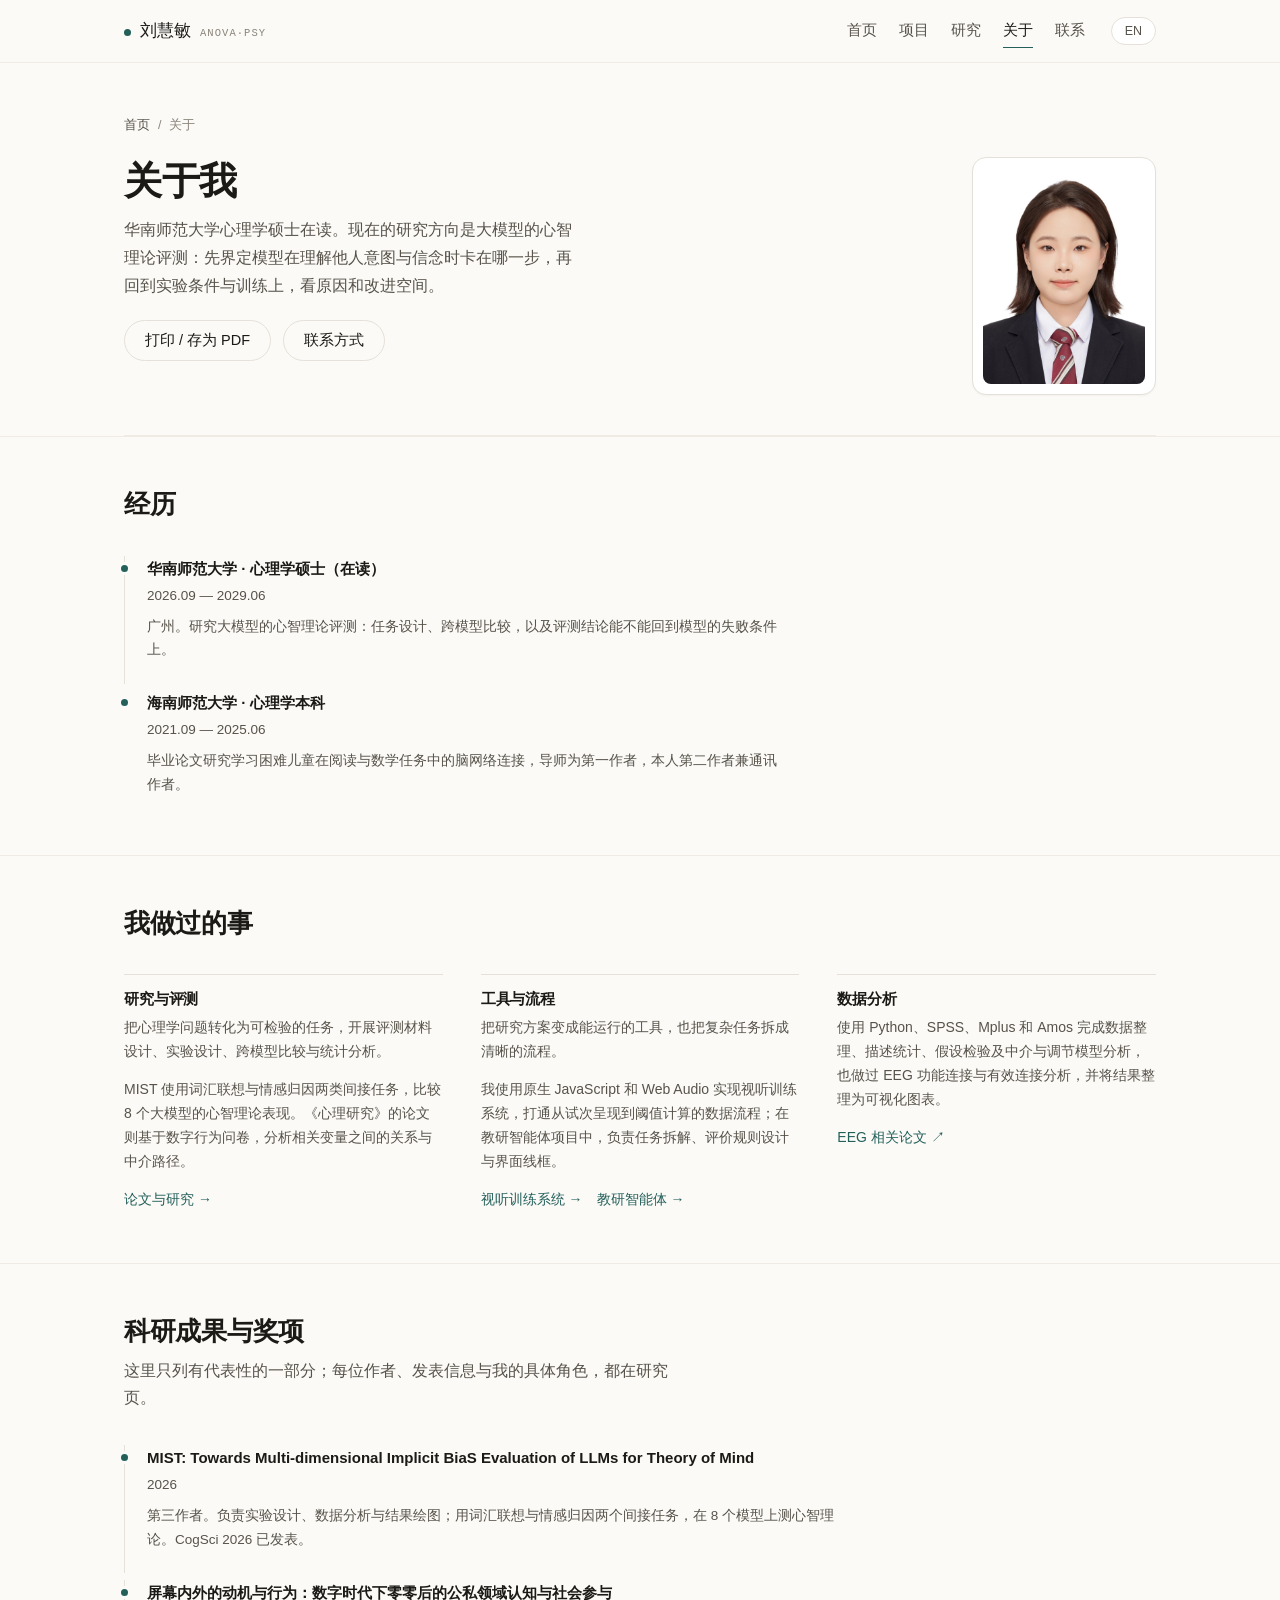
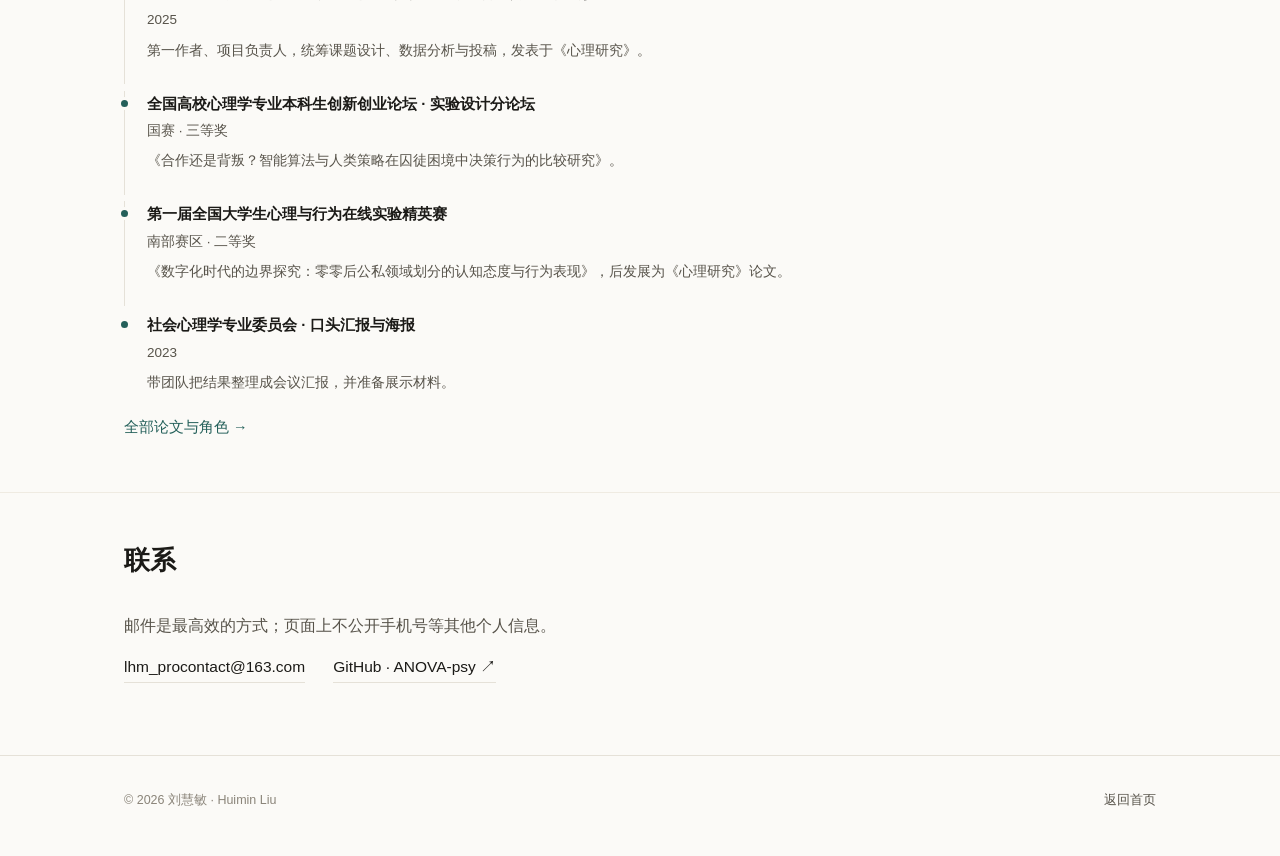
<file: about.html>
<!DOCTYPE html>
<html lang="zh-CN" data-lang="zh">
<head>
<meta charset="UTF-8">
<meta name="viewport" content="width=device-width, initial-scale=1.0">
<title>关于 · 刘慧敏</title>
<meta name="description" content="刘慧敏：华南师范大学心理学硕士在读。教育经历、能做的事与对应成果、科研成果与奖项。">
<meta property="og:type" content="profile">
<meta property="og:title" content="关于 · 刘慧敏">
<meta property="og:description" content="心理学硕士在读，研究大模型的心智理论评测，也做实验工具与 AI 工作流。">
<link rel="icon" href="data:image/svg+xml,%3Csvg xmlns='http://www.w3.org/2000/svg' viewBox='0 0 32 32'%3E%3Crect width='32' height='32' rx='7' fill='%2324605A'/%3E%3Ctext x='16' y='23' font-size='17' fill='%23FBFAF7' text-anchor='middle' font-family='Georgia,serif'%3EA%3C/text%3E%3C/svg%3E">
<link rel="stylesheet" href="assets/css/style.css">
</head>
<body>

<header class="site-header">
  <div class="wrap nav-inner">
    <a class="brand" href="index.html">
      <span class="dot" aria-hidden="true"></span><span class="zh">刘慧敏</span><span class="en">Huimin Liu</span>
      <small>ANOVA·PSY</small>
    </a>
    <button class="nav-toggle" type="button" aria-expanded="false" aria-controls="nav-links">
      <span class="zh">菜单</span><span class="en">Menu</span>
    </button>
    <nav class="nav-links" id="nav-links" aria-label="主导航">
      <a href="index.html"><span class="zh">首页</span><span class="en">Home</span></a>
      <a href="index.html#projects"><span class="zh">项目</span><span class="en">Projects</span></a>
      <a href="research/index.html"><span class="zh">研究</span><span class="en">Research</span></a>
      <a href="about.html" aria-current="page"><span class="zh">关于</span><span class="en">About</span></a>
      <a href="index.html#contact"><span class="zh">联系</span><span class="en">Contact</span></a>
    </nav>
    <div class="nav-tools">
      <button class="lang-btn" type="button" aria-label="Switch to English">EN</button>
    </div>
  </div>
</header>

<main>

  <!-- 个人介绍 -->
  <div class="wrap">
    <div class="page-head">
      <nav class="breadcrumb" aria-label="面包屑">
        <a href="index.html"><span class="zh">首页</span><span class="en">Home</span></a>
        <span aria-hidden="true">/</span>
        <span><span class="zh">关于</span><span class="en">About</span></span>
      </nav>
      <div class="about-head">
        <div>
          <h1><span class="zh">关于我</span><span class="en">About</span></h1>
          <p class="sub">
            <span class="zh">华南师范大学心理学硕士在读。现在的研究方向是大模型的心智理论评测：先界定模型在理解他人意图与信念时卡在哪一步，再回到实验条件与训练上，看原因和改进空间。</span>
            <span class="en">Master's student in psychology at South China Normal University. My current work measures theory of mind in large language models: first locating the step where a model stops tracking beliefs and intentions, then going back to task conditions and training to look for causes and room to improve.</span>
          </p>
          <div class="btn-row">
            <button class="btn btn--ghost" type="button" onclick="window.print()">
              <span class="zh">打印 / 存为 PDF</span><span class="en">Print / save as PDF</span>
            </button>
            <a class="btn btn--ghost" href="index.html#contact"><span class="zh">联系方式</span><span class="en">Contact</span></a>
          </div>
        </div>
        <div class="portrait-card">
          <div class="portrait-frame">
            <img src="assets/images/profile/portrait.jpg" alt="刘慧敏的个人照片" width="810" height="1080" loading="lazy">
          </div>
        </div>
      </div>
    </div>
  </div>

  <!-- 经历 -->
  <section class="detail-section">
    <div class="wrap">
      <div class="sec-head">
        <h2><span class="zh">经历</span><span class="en">Experience</span></h2>
      </div>
      <ul class="timeline timeline--plain" style="max-width:74ch">
        <li>
          <div class="tl-what"><span class="zh">华南师范大学 · 心理学硕士（在读）</span><span class="en">South China Normal University · M.A. in Psychology</span></div>
          <div class="tl-when">2026.09 — 2029.06</div>
          <div class="tl-desc"><span class="zh">广州。研究大模型的心智理论评测：任务设计、跨模型比较，以及评测结论能不能回到模型的失败条件上。</span><span class="en">Guangzhou. Theory-of-mind evaluation for LLMs: task design, cross-model comparison, and whether the results can be traced back to the conditions where models fail.</span></div>
        </li>
        <li>
          <div class="tl-what"><span class="zh">海南师范大学 · 心理学本科</span><span class="en">Hainan Normal University · B.Sc. in Psychology</span></div>
          <div class="tl-when">2021.09 — 2025.06</div>
          <div class="tl-desc"><span class="zh">毕业论文研究学习困难儿童在阅读与数学任务中的脑网络连接，导师为第一作者，本人第二作者兼通讯作者。</span><span class="en">Thesis on brain-network connectivity in children with learning difficulties during reading and maths tasks; my supervisor was first author, I was second and corresponding author.</span></div>
        </li>
      </ul>
    </div>
  </section>

  <!-- 我做过的事 -->
  <section class="detail-section">
    <div class="wrap">
      <div class="sec-head">
        <h2><span class="zh">我做过的事</span><span class="en">What I have done</span></h2>
      </div>

      <div class="cols">
        <div class="item">
          <h3><span class="zh">研究与评测</span><span class="en">Research and evaluation</span></h3>
          <p><span class="zh">把心理学问题转化为可检验的任务，开展评测材料设计、实验设计、跨模型比较与统计分析。</span><span class="en">Turning psychological questions into tasks that can actually be tested: evaluation materials, experiment design, cross-model comparison and statistics.</span></p>
          <p><span class="zh">MIST 使用词汇联想与情感归因两类间接任务，比较 8 个大模型的心智理论表现。《心理研究》的论文则基于数字行为问卷，分析相关变量之间的关系与中介路径。</span><span class="en">MIST used two indirect tasks — word association and emotion attribution — to compare theory of mind across eight large models. The <em>Psychological Research</em> paper worked from digital-behaviour questionnaires, analysing relations between variables and mediation paths.</span></p>
          <p class="item-links"><a href="research/index.html#all"><span class="zh">论文与研究</span><span class="en">Publications and research</span> →</a></p>
        </div>

        <div class="item">
          <h3><span class="zh">工具与流程</span><span class="en">Tools and workflows</span></h3>
          <p><span class="zh">把研究方案变成能运行的工具，也把复杂任务拆成清晰的流程。</span><span class="en">Turning research protocols into tools that run, and complex tasks into clear workflows.</span></p>
          <p><span class="zh">我使用原生 JavaScript 和 Web Audio 实现视听训练系统，打通从试次呈现到阈值计算的数据流程；在教研智能体项目中，负责任务拆解、评价规则设计与界面线框。</span><span class="en">I implemented the audio-visual training system in vanilla JavaScript and Web Audio, wiring the data path from trial presentation through to threshold estimation; on the lesson-review agent I was responsible for task decomposition, the scoring rules and the wireframes.</span></p>
          <p class="item-links"><a href="projects/audio-visual-training.html"><span class="zh">视听训练系统</span><span class="en">AV training system</span> →</a>　<a href="projects/teacher-agent.html"><span class="zh">教研智能体</span><span class="en">Teaching agent</span> →</a></p>
        </div>

        <div class="item">
          <h3><span class="zh">数据分析</span><span class="en">Data analysis</span></h3>
          <p><span class="zh">使用 Python、SPSS、Mplus 和 Amos 完成数据整理、描述统计、假设检验及中介与调节模型分析，也做过 EEG 功能连接与有效连接分析，并将结果整理为可视化图表。</span><span class="en">Data cleaning, descriptive statistics, hypothesis testing and mediation or moderation models in Python, SPSS, Mplus and Amos; also EEG functional and effective connectivity analysis, with the results turned into figures.</span></p>
          <p class="item-links"><a href="https://doi.org/10.3389/fnins.2025.1612884" target="_blank" rel="noopener"><span class="zh">EEG 相关论文</span><span class="en">EEG paper</span> ↗</a></p>
        </div>
      </div>
    </div>
  </section>

  <!-- 科研成果与奖项 -->
  <section class="detail-section">
    <div class="wrap">
      <div class="sec-head">
        <h2><span class="zh">科研成果与奖项</span><span class="en">Research output and awards</span></h2>
        <p><span class="zh">这里只列有代表性的一部分；每位作者、发表信息与我的具体角色，都在研究页。</span><span class="en">A selection only — full author lists, venues and my exact role are on the research page.</span></p>
      </div>

      <ul class="timeline timeline--plain" style="max-width:80ch">
        <li>
          <div class="tl-what">MIST: Towards Multi-dimensional Implicit BiaS Evaluation of LLMs for Theory of Mind</div>
          <div class="tl-when">2026</div>
          <div class="tl-desc"><span class="zh">第三作者。负责实验设计、数据分析与结果绘图；用词汇联想与情感归因两个间接任务，在 8 个模型上测心智理论。CogSci 2026 已发表。</span><span class="en">Third author — experiment design, analysis and figures. Two indirect tasks across eight models; published at CogSci 2026.</span></div>
        </li>
        <li>
          <div class="tl-what"><span class="zh">屏幕内外的动机与行为：数字时代下零零后的公私领域认知与社会参与</span><span class="en">Motivation and behaviour on and off screen: public/private boundaries and social participation among the post-2000 generation</span></div>
          <div class="tl-when">2025</div>
          <div class="tl-desc"><span class="zh">第一作者、项目负责人，统筹课题设计、数据分析与投稿，发表于《心理研究》。</span><span class="en">First author and project lead — design, analysis and submission; published in <em>Psychological Research</em>.</span></div>
        </li>
        <li>
          <div class="tl-what"><span class="zh">全国高校心理学专业本科生创新创业论坛 · 实验设计分论坛</span><span class="en">National Undergraduate Psychology Innovation Forum · experiment design track</span></div>
          <div class="tl-when"><span class="zh">国赛 · 三等奖</span><span class="en">National · third prize</span></div>
          <div class="tl-desc"><span class="zh">《合作还是背叛？智能算法与人类策略在囚徒困境中决策行为的比较研究》。</span><span class="en">"Cooperate or defect?" — comparing decision behaviour of algorithmic agents and humans in the prisoner's dilemma.</span></div>
        </li>
        <li>
          <div class="tl-what"><span class="zh">第一届全国大学生心理与行为在线实验精英赛</span><span class="en">First National Online Psychology and Behaviour Experiment Competition</span></div>
          <div class="tl-when"><span class="zh">南部赛区 · 二等奖</span><span class="en">Southern region · second prize</span></div>
          <div class="tl-desc"><span class="zh">《数字化时代的边界探究：零零后公私领域划分的认知态度与行为表现》，后发展为《心理研究》论文。</span><span class="en">Work on public/private boundaries in the digital age, later developed into the <em>Psychological Research</em> paper.</span></div>
        </li>
        <li>
          <div class="tl-what"><span class="zh">社会心理学专业委员会 · 口头汇报与海报</span><span class="en">Society for Social Psychology · talk and poster</span></div>
          <div class="tl-when">2023</div>
          <div class="tl-desc"><span class="zh">带团队把结果整理成会议汇报，并准备展示材料。</span><span class="en">Led the team in turning results into a conference talk and preparing the materials.</span></div>
        </li>
      </ul>

      <p class="more"><a href="research/index.html#all"><span class="zh">全部论文与角色</span><span class="en">All publications and roles</span> →</a></p>
    </div>
  </section>

  <!-- 联系 -->
  <section class="detail-section">
    <div class="wrap">
      <div class="sec-head">
        <h2><span class="zh">联系</span><span class="en">Contact</span></h2>
      </div>
      <p style="font-size:15.5px; color:var(--ink-2); max-width:56ch; margin-bottom:14px">
        <span class="zh">邮件是最高效的方式；页面上不公开手机号等其他个人信息。</span>
        <span class="en">Email is fastest. Phone numbers and other personal details are not published here.</span>
      </p>
      <div class="contact-lines">
        <a href="mailto:lhm_procontact@163.com">lhm_procontact@163.com</a>
        <a href="https://github.com/ANOVA-psy" target="_blank" rel="noopener">GitHub · ANOVA-psy ↗</a>
      </div>
    </div>
  </section>

</main>

<footer class="site-footer">
  <div class="wrap footer-inner">
    <span>© 2026 刘慧敏 · Huimin Liu</span>
    <span><a href="index.html"><span class="zh">返回首页</span><span class="en">Back home</span></a></span>
  </div>
</footer>

<script src="assets/js/main.js"></script>
</body>
</html>
</file>
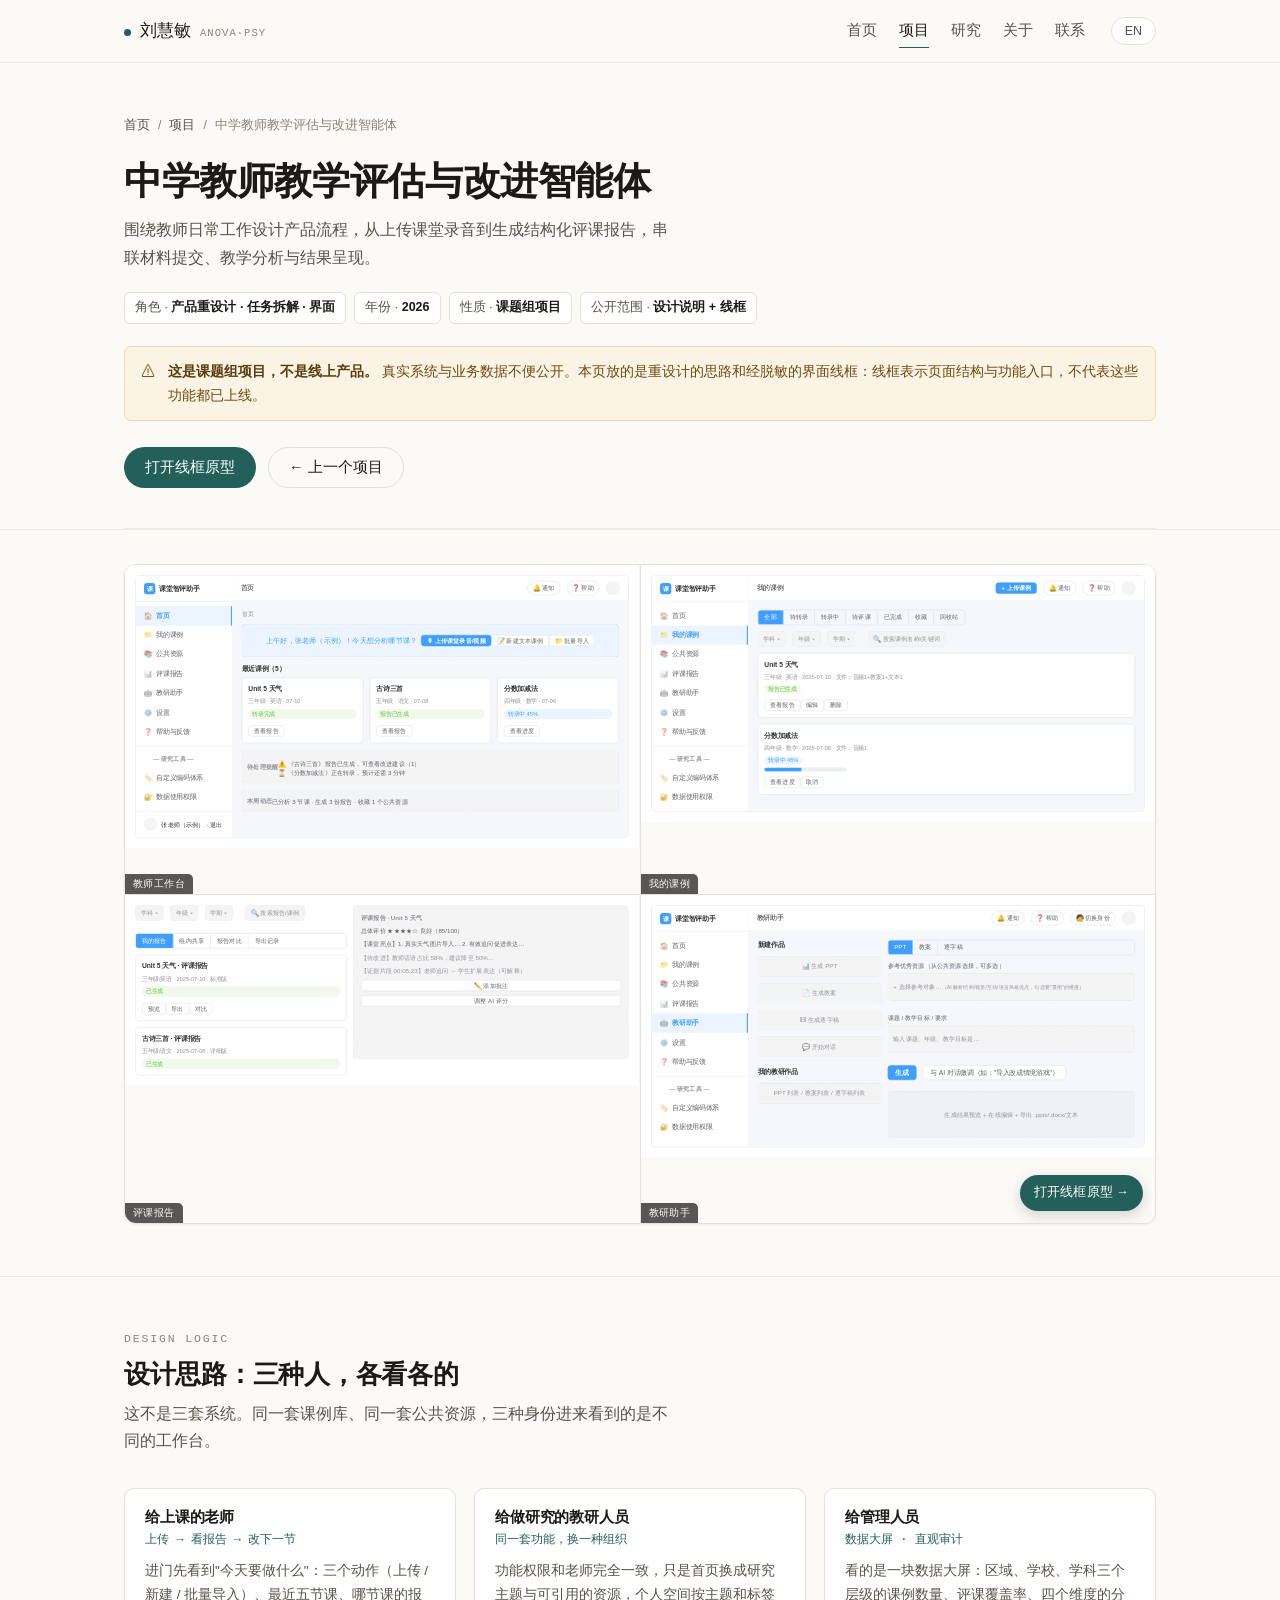
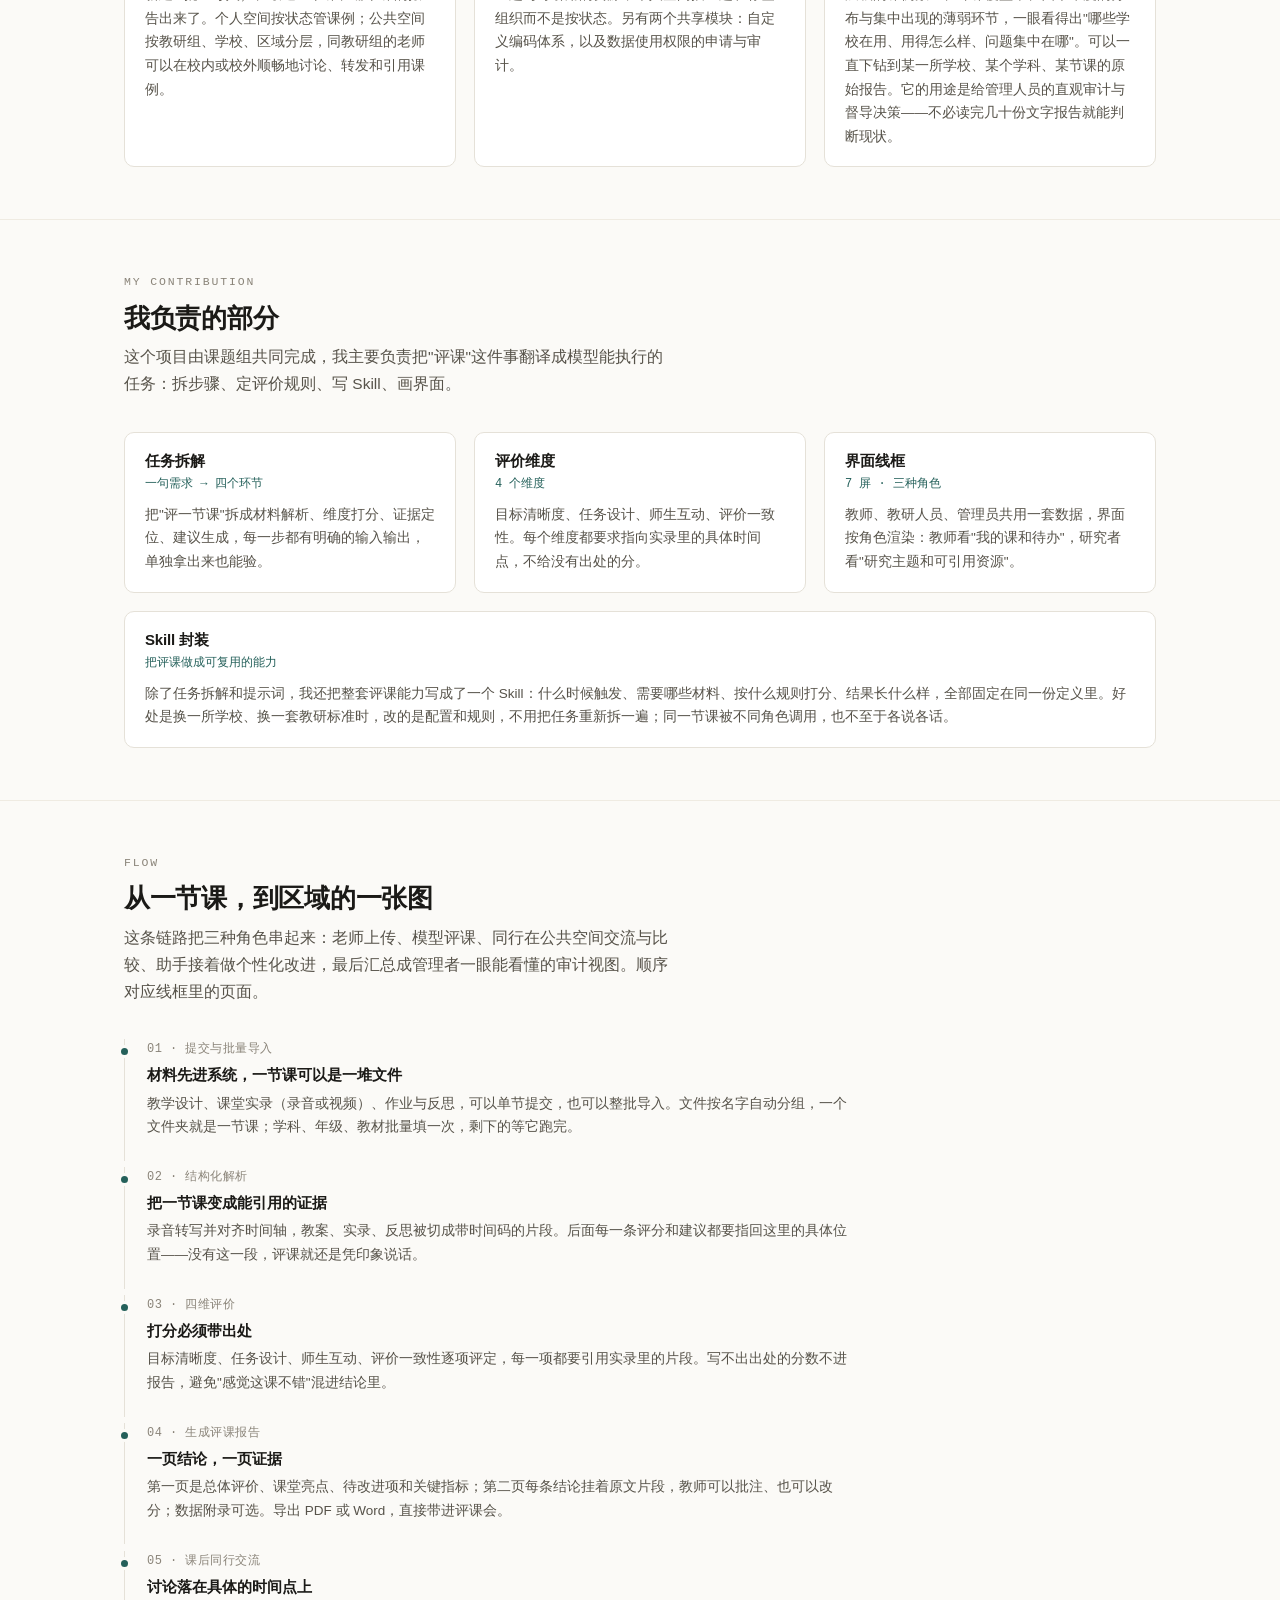
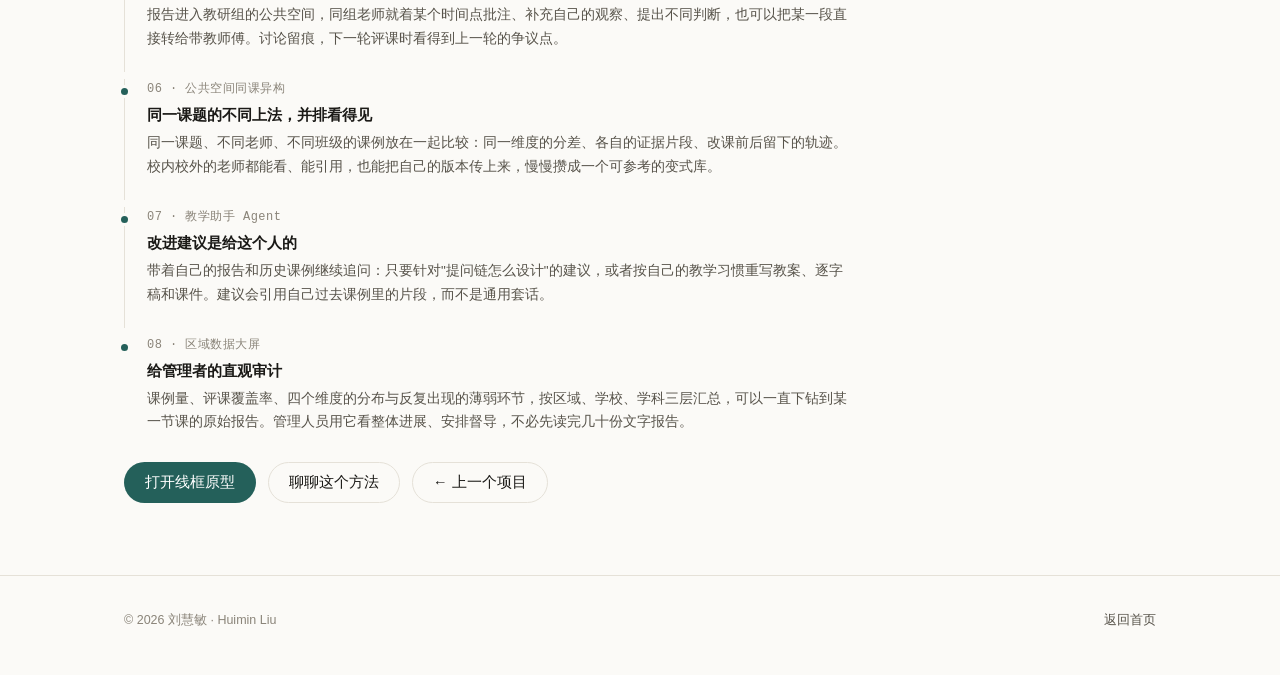
<file: projects/teacher-agent.html>
<!DOCTYPE html>
<html lang="zh-CN" data-lang="zh">
<head>
<meta charset="UTF-8">
<meta name="viewport" content="width=device-width, initial-scale=1.0">
<title>中学教师教学评估与改进智能体 · 项目 · 刘慧敏</title>
<meta name="description" content="课题组课程教学资源库的产品重设计：按老师、研究者、管理人员三种身份重新组织同一套课例数据，附任务拆解、评价规则与脱敏界面线框。">
<meta property="og:type" content="article">
<meta property="og:title" content="中学教师教学评估与改进智能体 · 项目">
<meta property="og:description" content="从一节课的实录到区域数据大屏：任务拆解、评价规则与脱敏界面线框。">
<meta property="og:image" content="../assets/images/projects/teacher-agent-cover.svg">
<link rel="icon" href="data:image/svg+xml,%3Csvg xmlns='http://www.w3.org/2000/svg' viewBox='0 0 32 32'%3E%3Crect width='32' height='32' rx='7' fill='%2324605A'/%3E%3Ctext x='16' y='23' font-size='17' fill='%23FBFAF7' text-anchor='middle' font-family='Georgia,serif'%3EA%3C/text%3E%3C/svg%3E">
<link rel="stylesheet" href="../assets/css/style.css">
</head>
<body>

<header class="site-header">
  <div class="wrap nav-inner">
    <a class="brand" href="../index.html">
      <span class="dot" aria-hidden="true"></span>刘慧敏<span class="en" style="font-family:var(--sans)"> Huimin Liu</span>
      <small>ANOVA·PSY</small>
    </a>
    <button class="nav-toggle" type="button" aria-expanded="false" aria-controls="nav-links">
      <span class="zh">菜单</span><span class="en">Menu</span>
    </button>
    <nav class="nav-links" id="nav-links" aria-label="主导航">
      <a href="../index.html"><span class="zh">首页</span><span class="en">Home</span></a>
      <a href="../index.html#projects" aria-current="page"><span class="zh">项目</span><span class="en">Projects</span></a>
      <a href="../research/index.html"><span class="zh">研究</span><span class="en">Research</span></a>
      <a href="../about.html"><span class="zh">关于</span><span class="en">About</span></a>
      <a href="../index.html#contact"><span class="zh">联系</span><span class="en">Contact</span></a>
    </nav>
    <div class="nav-tools">
      <button class="lang-btn" type="button" aria-label="Switch to English">EN</button>
    </div>
  </div>
</header>

<main>

  <div class="wrap">
    <div class="page-head">
      <nav class="breadcrumb" aria-label="面包屑">
        <a href="../index.html"><span class="zh">首页</span><span class="en">Home</span></a>
        <span aria-hidden="true">/</span>
        <a href="../index.html#projects"><span class="zh">项目</span><span class="en">Projects</span></a>
        <span aria-hidden="true">/</span>
        <span><span class="zh">中学教师教学评估与改进智能体</span><span class="en">Teaching Evaluation Agent</span></span>
      </nav>

      <h1><span class="zh">中学教师教学评估与改进智能体</span><span class="en">Teaching Evaluation &amp; Improvement Agent</span></h1>
      <p class="sub">
        <span class="zh">围绕教师日常工作设计产品流程，从上传课堂录音到生成结构化评课报告，串联材料提交、教学分析与结果呈现。</span>
        <span class="en">Designed a teacher-centered workflow, connecting lesson recording uploads with instructional analysis and structured evaluation reports.</span>
      </p>

      <div class="meta-chips">
        <span><span class="zh">角色</span><span class="en">Role</span> · <b><span class="zh">产品重设计 · 任务拆解 · 界面</span><span class="en">Redesign · decomposition · UI</span></b></span>
        <span><span class="zh">年份</span><span class="en">Year</span> · <b>2026</b></span>
        <span><span class="zh">性质</span><span class="en">Context</span> · <b><span class="zh">课题组项目</span><span class="en">Lab project</span></b></span>
        <span><span class="zh">公开范围</span><span class="en">Public scope</span> · <b><span class="zh">设计说明 + 线框</span><span class="en">Design notes + wireframes</span></b></span>
      </div>

      <div class="notice">
        <span class="ico" aria-hidden="true">⚠</span>
        <span>
          <strong><span class="zh">这是课题组项目，不是线上产品。</span><span class="en">This is a lab project, not a live product.</span></strong>
          <span class="zh">真实系统与业务数据不便公开。本页放的是重设计的思路和经脱敏的界面线框：线框表示页面结构与功能入口，不代表这些功能都已上线。</span>
          <span class="en">The real system and its data are not public. What follows is the redesign thinking plus sanitised wireframes: layout and entry points, not features that are already live.</span>
        </span>
      </div>

      <div class="btn-row">
        <a class="btn btn--primary" href="../demos/teacher-agent/index.html">
          <span class="zh">打开线框原型</span><span class="en">Open the prototype</span>
        </a>
        <a class="btn btn--ghost" href="audio-visual-training.html"><span class="zh">← 上一个项目</span><span class="en">← Previous project</span></a>
      </div>
    </div>
  </div>

  <!-- 线框展示：最前面，点开看完整原型 -->
  <section class="detail-section" style="padding-top:34px">
    <div class="wrap">
      <a class="proto-band reveal" href="../demos/teacher-agent/index.html" title="打开线框原型">
        <iframe src="../demos/teacher-agent/overview.html" title="教师工作台、我的课例、评课报告、教研助手四个界面的线框" loading="lazy" tabindex="-1" aria-hidden="true"></iframe>
        <span class="proto-cta"><span class="zh">打开线框原型 →</span><span class="en">Open the prototype →</span></span>
      </a>
    </div>
  </section>

  <!-- 设计思路：三种角色 -->
  <section class="detail-section">
    <div class="wrap">
      <div class="sec-head reveal">
        <span class="eyebrow">Design Logic</span>
        <h2><span class="zh">设计思路：三种人，各看各的</span><span class="en">Who sees what</span></h2>
        <p><span class="zh">这不是三套系统。同一套课例库、同一套公共资源，三种身份进来看到的是不同的工作台。</span><span class="en">Not three systems. One lesson library, one shared pool of resources — three identities walk into different workbenches.</span></p>
      </div>

      <div class="module-grid module-grid--3">
        <div class="module reveal">
          <h3><span class="zh">给上课的老师</span><span class="en">For the teacher</span></h3>
          <p class="metric"><span class="zh">上传 → 看报告 → 改下一节</span><span class="en">upload → read → revise</span></p>
          <p><span class="zh">进门先看到"今天要做什么"：三个动作（上传 / 新建 / 批量导入）、最近五节课、哪节课的报告出来了。个人空间按状态管课例；公共空间按教研组、学校、区域分层，同教研组的老师可以在校内或校外顺畅地讨论、转发和引用课例。</span><span class="en">They land on "what to do today": three actions, the last five lessons, and which reports are ready. Personal space tracks lessons by state; shared space is layered by group, school and region, where teachers in the same group can discuss, forward and cite lessons whether they are on or off campus.</span></p>
        </div>
        <div class="module reveal">
          <h3><span class="zh">给做研究的教研人员</span><span class="en">For the researcher</span></h3>
          <p class="metric"><span class="zh">同一套功能，换一种组织</span><span class="en">same tools, different layout</span></p>
          <p><span class="zh">功能权限和老师完全一致，只是首页换成研究主题与可引用的资源，个人空间按主题和标签组织而不是按状态。另有两个共享模块：自定义编码体系，以及数据使用权限的申请与审计。</span><span class="en">Identical permissions; the home page switches to research topics and citable resources, and the personal space organises by topic rather than by state. Two extra modules: custom coding schemes, and data-access requests with an audit trail.</span></p>
        </div>
        <div class="module reveal">
          <h3><span class="zh">给管理人员</span><span class="en">For the administrator</span></h3>
          <p class="metric"><span class="zh">数据大屏 · 直观审计</span><span class="en">a dashboard · direct auditing</span></p>
          <p><span class="zh">看的是一块数据大屏：区域、学校、学科三个层级的课例数量、评课覆盖率、四个维度的分布与集中出现的薄弱环节，一眼看得出"哪些学校在用、用得怎么样、问题集中在哪"。可以一直下钻到某一所学校、某个学科、某节课的原始报告。它的用途是给管理人员的直观审计与督导决策——不必读完几十份文字报告就能判断现状。</span><span class="en">What they get is a dashboard: lesson counts, review coverage, the distribution of the four dimensions and the weaknesses that keep recurring, broken down by region, school and subject — who is using it, how well, and where the problems cluster. It drills all the way down to one school, one subject, one lesson's original report. It exists so that administrators can audit at a glance: no need to read dozens of narrative reports before judging the state of things.</span></p>
        </div>
      </div>
    </div>
  </section>

  <!-- 我负责的部分 -->
  <section class="detail-section">
    <div class="wrap">
      <div class="sec-head reveal">
        <span class="eyebrow">My Contribution</span>
        <h2><span class="zh">我负责的部分</span><span class="en">What I owned</span></h2>
        <p><span class="zh">这个项目由课题组共同完成，我主要负责把"评课"这件事翻译成模型能执行的任务：拆步骤、定评价规则、写 Skill、画界面。</span><span class="en">A team effort; my part was translating "lesson review" into a task a model can run — the steps, the scoring rules, the Skill, and the interface.</span></p>
      </div>

      <div class="module-grid module-grid--3">
        <div class="module reveal">
          <h3><span class="zh">任务拆解</span><span class="en">Task decomposition</span></h3>
          <p class="metric"><span class="zh">一句需求 → 四个环节</span><span class="en">one ask → four steps</span></p>
          <p><span class="zh">把"评一节课"拆成材料解析、维度打分、证据定位、建议生成，每一步都有明确的输入输出，单独拿出来也能验。</span><span class="en">Broke "evaluate a lesson" into parsing, scoring, evidence and suggestions — each with defined inputs and a way to check it alone.</span></p>
        </div>
        <div class="module reveal">
          <h3><span class="zh">评价维度</span><span class="en">Rubric</span></h3>
          <p class="metric"><span class="zh">4 个维度</span><span class="en">4 dimensions</span></p>
          <p><span class="zh">目标清晰度、任务设计、师生互动、评价一致性。每个维度都要求指向实录里的具体时间点，不给没有出处的分。</span><span class="en">Clarity of objectives, task design, teacher–student interaction, alignment of assessment — each one must point at a timestamp.</span></p>
        </div>
        <div class="module reveal">
          <h3><span class="zh">界面线框</span><span class="en">Wireframes</span></h3>
          <p class="metric"><span class="zh">7 屏 · 三种角色</span><span class="en">7 screens · 3 roles</span></p>
          <p><span class="zh">教师、教研人员、管理员共用一套数据，界面按角色渲染：教师看"我的课和待办"，研究者看"研究主题和可引用资源"。</span><span class="en">Teachers, researchers and admins share one dataset; the interface renders by role — my lessons for teachers, topics and citable resources for researchers.</span></p>
        </div>
        <div class="module module--wide reveal">
          <h3><span class="zh">Skill 封装</span><span class="en">Skill packaging</span></h3>
          <p class="metric"><span class="zh">把评课做成可复用的能力</span><span class="en">review as a reusable capability</span></p>
          <p><span class="zh">除了任务拆解和提示词，我还把整套评课能力写成了一个 Skill：什么时候触发、需要哪些材料、按什么规则打分、结果长什么样，全部固定在同一份定义里。好处是换一所学校、换一套教研标准时，改的是配置和规则，不用把任务重新拆一遍；同一节课被不同角色调用，也不至于各说各话。</span><span class="en">Beyond the decomposition and prompts, I packaged the whole review capability into a Skill: when it triggers, which materials it needs, how it scores, and what the output looks like — all pinned in one definition. The point is reuse: a different school or a different set of review standards means editing configuration and rules, not re-deriving the task; and the same lesson called by different roles still comes back with one story.</span></p>
        </div>
      </div>
    </div>
  </section>

  <!-- 链路 -->
  <section class="detail-section">
    <div class="wrap">
      <div class="sec-head reveal">
        <span class="eyebrow">Flow</span>
        <h2><span class="zh">从一节课，到区域的一张图</span><span class="en">From one lesson to one picture of a region</span></h2>
        <p><span class="zh">这条链路把三种角色串起来：老师上传、模型评课、同行在公共空间交流与比较、助手接着做个性化改进，最后汇总成管理者一眼能看懂的审计视图。顺序对应线框里的页面。</span><span class="en">This chain ties the three roles together: a teacher uploads, the model reviews, colleagues discuss and compare in the shared space, the assistant carries on with individual improvement, and it all rolls up into an audit view a manager can read at a glance. The order matches the wireframe screens.</span></p>
      </div>

      <ul class="timeline reveal" style="max-width:82ch">
        <li>
          <div class="tl-when">01 · <span class="zh">提交与批量导入</span><span class="en">Submit and import</span></div>
          <div class="tl-what"><span class="zh">材料先进系统，一节课可以是一堆文件</span><span class="en">Materials come in; a lesson can be many files</span></div>
          <div class="tl-desc"><span class="zh">教学设计、课堂实录（录音或视频）、作业与反思，可以单节提交，也可以整批导入。文件按名字自动分组，一个文件夹就是一节课；学科、年级、教材批量填一次，剩下的等它跑完。</span><span class="en">Lesson plans, recordings, assignments and reflections arrive one at a time or in bulk. Files group themselves by name so a folder becomes a lesson, and subject, grade and textbook are set once for the whole batch.</span></div>
        </li>
        <li>
          <div class="tl-when">02 · <span class="zh">结构化解析</span><span class="en">Parse</span></div>
          <div class="tl-what"><span class="zh">把一节课变成能引用的证据</span><span class="en">Turn a lesson into citable evidence</span></div>
          <div class="tl-desc"><span class="zh">录音转写并对齐时间轴，教案、实录、反思被切成带时间码的片段。后面每一条评分和建议都要指回这里的具体位置——没有这一段，评课就还是凭印象说话。</span><span class="en">Audio is transcribed and aligned to the timeline; plans, records and reflections are cut into timestamped segments. Every score and suggestion downstream points back to one of them — without this step, review is still an impression.</span></div>
        </li>
        <li>
          <div class="tl-when">03 · <span class="zh">四维评价</span><span class="en">Evaluate</span></div>
          <div class="tl-what"><span class="zh">打分必须带出处</span><span class="en">Every score carries a source</span></div>
          <div class="tl-desc"><span class="zh">目标清晰度、任务设计、师生互动、评价一致性逐项评定，每一项都要引用实录里的片段。写不出出处的分数不进报告，避免"感觉这课不错"混进结论里。</span><span class="en">Objectives, task design, interaction and assessment alignment are judged one by one, each citing an excerpt. A score that cannot cite its source never reaches the report, so "it felt like a good lesson" does not slip into the findings.</span></div>
        </li>
        <li>
          <div class="tl-when">04 · <span class="zh">生成评课报告</span><span class="en">Report</span></div>
          <div class="tl-what"><span class="zh">一页结论，一页证据</span><span class="en">One page of verdict, one of evidence</span></div>
          <div class="tl-desc"><span class="zh">第一页是总体评价、课堂亮点、待改进项和关键指标；第二页每条结论挂着原文片段，教师可以批注、也可以改分；数据附录可选。导出 PDF 或 Word，直接带进评课会。</span><span class="en">Page one holds the verdict, highlights, what to fix and the key indicators; page two pins each conclusion to its excerpt, annotatable and re-scorable; the appendix is optional. Export to PDF or Word and take it into the review meeting.</span></div>
        </li>
        <li>
          <div class="tl-when">05 · <span class="zh">课后同行交流</span><span class="en">Peer discussion</span></div>
          <div class="tl-what"><span class="zh">讨论落在具体的时间点上</span><span class="en">Discussion anchored to timestamps</span></div>
          <div class="tl-desc"><span class="zh">报告进入教研组的公共空间，同组老师就着某个时间点批注、补充自己的观察、提出不同判断，也可以把某一段直接转给带教师傅。讨论留痕，下一轮评课时看得到上一轮的争议点。</span><span class="en">The report lands in the group's shared space, where colleagues annotate at the exact timestamp, add their own observations or disagree, and forward a segment to a mentor. The thread stays with the lesson, so the next round can see what was contested.</span></div>
        </li>
        <li>
          <div class="tl-when">06 · <span class="zh">公共空间同课异构</span><span class="en">Same topic, different takes</span></div>
          <div class="tl-what"><span class="zh">同一课题的不同上法，并排看得见</span><span class="en">Variants of one topic, side by side</span></div>
          <div class="tl-desc"><span class="zh">同一课题、不同老师、不同班级的课例放在一起比较：同一维度的分差、各自的证据片段、改课前后留下的轨迹。校内校外的老师都能看、能引用，也能把自己的版本传上来，慢慢攒成一个可参考的变式库。</span><span class="en">Lessons on the same topic by different teachers and classes sit side by side: score gaps on the same dimension, each one's evidence, and the trail from revision to revision. Teachers on or off campus can read, cite and add their own version, so the pool slowly becomes a library of variants.</span></div>
        </li>
        <li>
          <div class="tl-when">07 · <span class="zh">教学助手 Agent</span><span class="en">Teaching assistant agent</span></div>
          <div class="tl-what"><span class="zh">改进建议是给这个人的</span><span class="en">Advice meant for this teacher</span></div>
          <div class="tl-desc"><span class="zh">带着自己的报告和历史课例继续追问：只要针对"提问链怎么设计"的建议，或者按自己的教学习惯重写教案、逐字稿和课件。建议会引用自己过去课例里的片段，而不是通用套话。</span><span class="en">The teacher keeps asking, with their own reports and past lessons in hand: advice aimed only at how the questioning chain is built, or a rewritten plan, script and slides in their own style. Suggestions cite their own earlier lessons rather than generic advice.</span></div>
        </li>
        <li>
          <div class="tl-when">08 · <span class="zh">区域数据大屏</span><span class="en">Regional dashboard</span></div>
          <div class="tl-what"><span class="zh">给管理者的直观审计</span><span class="en">Auditing at a glance</span></div>
          <div class="tl-desc"><span class="zh">课例量、评课覆盖率、四个维度的分布与反复出现的薄弱环节，按区域、学校、学科三层汇总，可以一直下钻到某一节课的原始报告。管理人员用它看整体进展、安排督导，不必先读完几十份文字报告。</span><span class="en">Lesson volume, review coverage, the distribution across four dimensions and the weaknesses that keep recurring — rolled up by region, school and subject, drillable down to a single lesson's report. Administrators use it to see progress and plan supervision without first reading dozens of narrative reports.</span></div>
        </li>
      </ul>

      <div class="btn-row" style="margin-top:28px">
        <a class="btn btn--primary" href="../demos/teacher-agent/index.html"><span class="zh">打开线框原型</span><span class="en">Open the prototype</span></a>
        <a class="btn btn--ghost" href="../index.html#contact"><span class="zh">聊聊这个方法</span><span class="en">Talk about the approach</span></a>
        <a class="btn btn--ghost" href="audio-visual-training.html"><span class="zh">← 上一个项目</span><span class="en">← Previous project</span></a>
      </div>
    </div>
  </section>

</main>

<footer class="site-footer">
  <div class="wrap footer-inner">
    <span>© 2026 刘慧敏 · Huimin Liu</span>
    <span><a href="../index.html"><span class="zh">返回首页</span><span class="en">Back home</span></a></span>
  </div>
</footer>

<script src="../assets/js/main.js"></script>
<script>
/* 线框缩略图：iframe 内是 1000px 定尺设计，按容器宽度等比缩放；
   框高统一，超出的部分裁掉，保证七张缩略图排成整齐的行 */
(function () {
  var frames = Array.prototype.slice.call(document.querySelectorAll('.thumb .frame'));
  if (!frames.length) return;

  function fit() {
    frames.forEach(function (frame) {
      var stage = frame.querySelector('.stage');
      if (!stage) return;
      stage.style.setProperty('--s', (frame.clientWidth / 1000).toFixed(4));
      frame.style.height = (window.innerWidth < 560 ? 210 : 200) + 'px';
    });
  }

  fit();
  window.addEventListener('resize', fit);
  window.addEventListener('load', fit);
})();
</script>
</body>
</html>
</file>
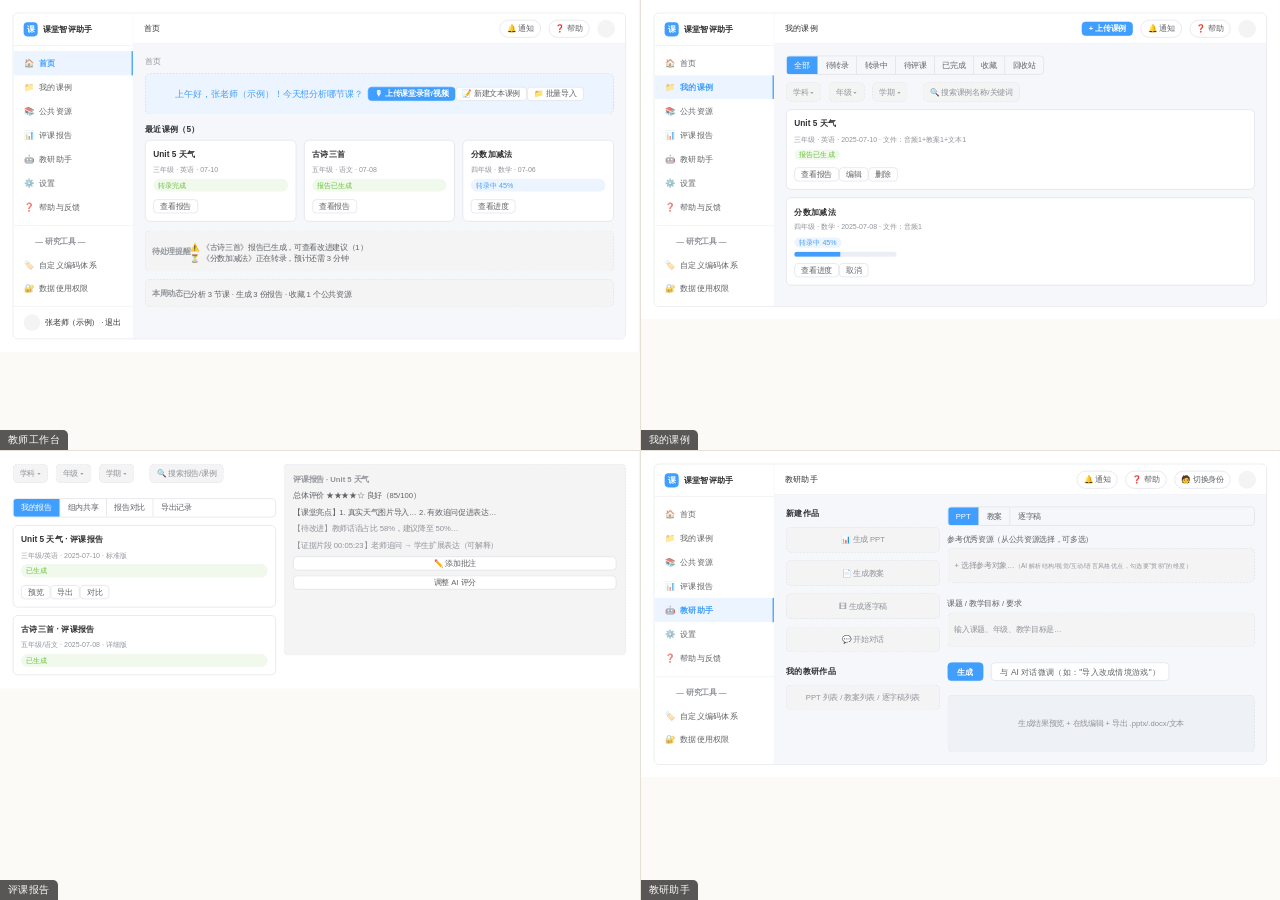
<file: demos/teacher-agent/overview.html>
<!DOCTYPE html>
<html lang="zh-CN">
<head>
<meta charset="UTF-8">
<meta name="viewport" content="width=device-width, initial-scale=1.0">
<title>界面总览 · 中学教师教学评估与改进智能体</title>
<style>
  :root{
    --paper:#FBFAF7; --ink:#1B1A17; --ink-3:#817D73; --line:#E5E1D8;
    --mono:ui-monospace,SFMono-Regular,Menlo,Consolas,monospace;
    --sans:system-ui,-apple-system,"Segoe UI","Noto Sans SC","Microsoft YaHei",sans-serif;
  }
  *{box-sizing:border-box}
  html,body{margin:0;padding:0;overflow:hidden;height:100%}
  body{background:var(--paper); color:var(--ink); font-family:var(--sans)}
  .wrap{display:grid; grid-template-columns:1fr 1fr; grid-template-rows:1fr 1fr; gap:1px; background:var(--line); height:100%}
  .tile{position:relative; overflow:hidden; background:#fff}
  .tile iframe{
    position:absolute; top:0; left:0; width:1000px; height:640px; border:0;
    transform-origin:top left; pointer-events:none;
  }
  .tile .name{
    position:absolute; left:0; bottom:0; z-index:2;
    font-family:var(--mono); font-size:10px; letter-spacing:.04em;
    background:rgba(27,26,23,.72); color:#FBFAF7; padding:3px 8px; border-radius:0 5px 0 0;
  }
</style>
</head>
<body>
<div class="wrap" id="wrap">
  <div class="tile"><iframe src="index.html?screen=s1&amp;embed=1" title="教师工作台"></iframe><span class="name">教师工作台</span></div>
  <div class="tile"><iframe src="index.html?screen=s3&amp;embed=1" title="我的课例"></iframe><span class="name">我的课例</span></div>
  <div class="tile"><iframe src="index.html?screen=s8&amp;embed=1" title="评课报告"></iframe><span class="name">评课报告</span></div>
  <div class="tile"><iframe src="index.html?screen=s9&amp;embed=1" title="教研助手"></iframe><span class="name">教研助手</span></div>
</div>
<script>
(function () {
  function fit() {
    Array.prototype.forEach.call(document.querySelectorAll('.tile'), function (t) {
      var f = t.querySelector('iframe');
      var s = t.clientWidth / 1000;
      f.style.transform = 'scale(' + s.toFixed(4) + ')';
      f.style.height = Math.round(t.clientHeight / s) + 'px';
    });
  }
  fit();
  window.addEventListener('resize', fit);
})();
</script>
</body>
</html>
</file>
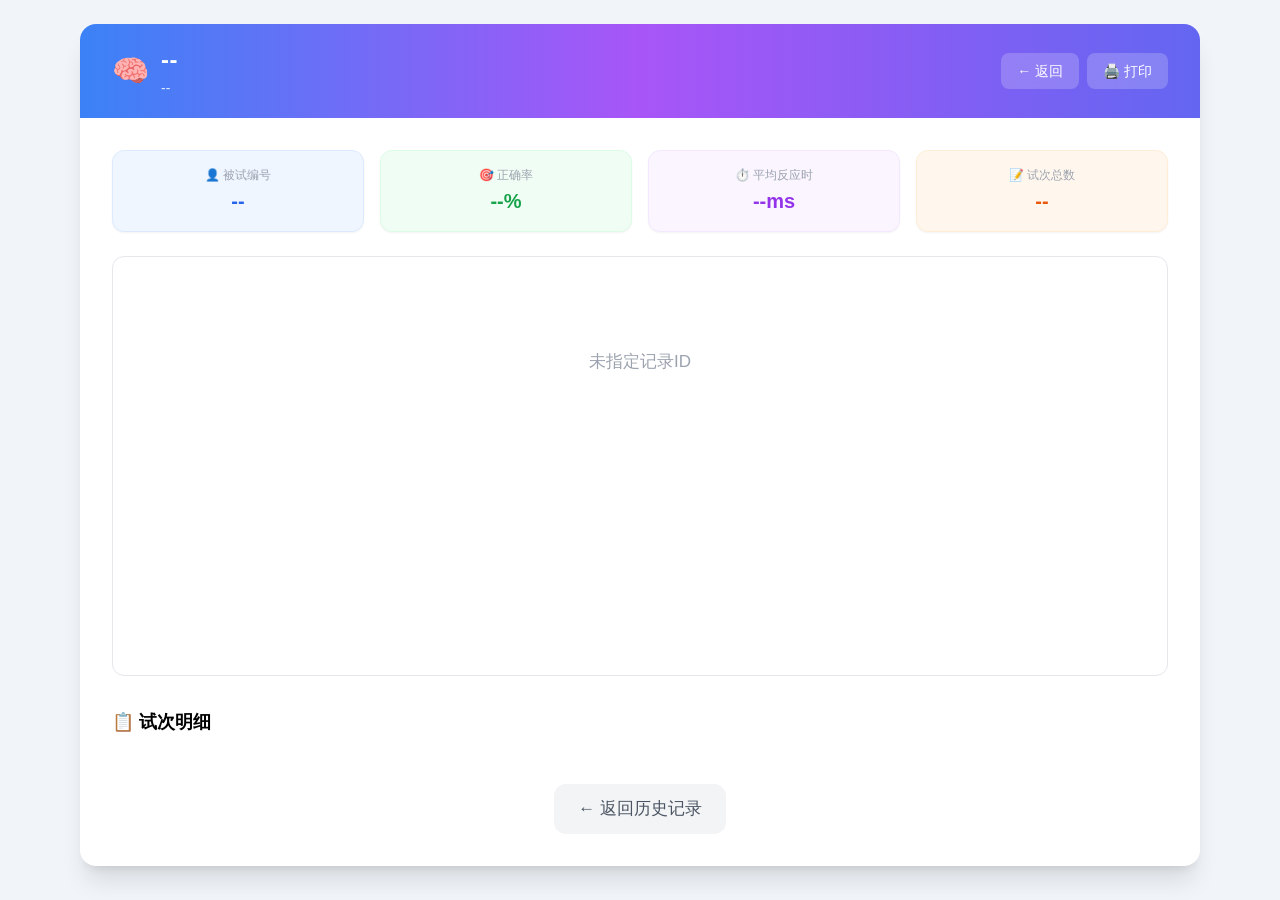
<file: demos/audio-visual/app/result.html>
<!DOCTYPE html>
<html lang="zh-CN">
<head>
  <meta charset="UTF-8">
  <meta name="viewport" content="width=device-width, initial-scale=1.0">
  <title>结果分析 - 视听语音整合训练系统</title>
  <script src="js/vendor/echarts.min.js"></script>
  <link rel="stylesheet" href="css/tailwind.css">
  <link rel="stylesheet" href="css/style.css">
  <style>
    body { font-size: 17px; }
    /* 给图表容器一个明确高度，避免被无内容时撑开 */
    .chart-box { width: 100%; height: 420px; }
  </style>
</head>
<body class="bg-slate-100 min-h-screen">

<div class="container mx-auto px-4 py-6 max-w-6xl">
  <div class="bg-white rounded-2xl shadow-xl overflow-hidden">

    <!-- ═══ 顶部横幅：功能 · 阶段 ═══ -->
    <div class="bg-gradient-to-r from-blue-500 via-purple-500 to-indigo-500 px-8 py-5 text-white">
      <div class="flex items-center justify-between">
        <div class="flex items-center gap-3">
          <span class="text-3xl">🧠</span>
          <div>
            <div id="resSubtitle" class="text-xl md:text-2xl font-extrabold tracking-wide">--</div>
            <div id="resSubjectLine" class="text-sm text-blue-100 mt-0.5">--</div>
          </div>
        </div>
        <div class="flex gap-2">
          <button onclick="goBack()" class="px-4 py-2 bg-white/20 backdrop-blur text-white rounded-lg hover:bg-white/30 text-sm transition">← 返回</button>
          <button onclick="printResult()" class="px-4 py-2 bg-white/20 backdrop-blur text-white rounded-lg hover:bg-white/30 text-sm transition">🖨️ 打印</button>
        </div>
      </div>
    </div>

    <div class="p-6 md:p-8">

      <!-- ═══ 分数生活化解释（单行强调，置顶醒目） ═══ -->
      <div id="scoreInterpret" class="mb-6 p-4 rounded-xl bg-gradient-to-r from-amber-50 via-yellow-50 to-orange-50 border-l-4 border-amber-400 text-base text-gray-800 font-medium leading-snug hidden flex items-center gap-2"></div>

      <!-- ═══ 结果摘要卡片 ═══ -->
      <div id="resultSummary" class="grid grid-cols-2 md:grid-cols-4 gap-4 mb-6">
        <div class="bg-blue-50 p-4 rounded-xl text-center shadow-sm border border-blue-100">
          <div class="text-xs text-gray-400 mb-1">👤 被试编号</div>
          <div id="resSubject" class="text-xl font-bold text-blue-600">--</div>
        </div>
        <div class="bg-green-50 p-4 rounded-xl text-center shadow-sm border border-green-100">
          <div class="text-xs text-gray-400 mb-1">🎯 正确率</div>
          <div id="rAcc" class="text-xl font-bold text-green-600">--%</div>
        </div>
        <div class="bg-purple-50 p-4 rounded-xl text-center shadow-sm border border-purple-100">
          <div class="text-xs text-gray-400 mb-1">⏱️ 平均反应时</div>
          <div id="rRT" class="text-xl font-bold text-purple-600">--ms</div>
        </div>
        <div class="bg-orange-50 p-4 rounded-xl text-center shadow-sm border border-orange-100">
          <div class="text-xs text-gray-400 mb-1">📝 试次总数</div>
          <div id="rTotal" class="text-xl font-bold text-orange-600">--</div>
        </div>
      </div>

      <!-- ═══ AVIS 综合认知指数 ═══ -->
      <div id="avisCard" class="mb-6 p-5 rounded-2xl bg-gradient-to-br from-purple-50 via-white to-blue-50 border-2 border-purple-200 hidden">
        <div class="flex items-center justify-between mb-4">
          <div>
            <div class="text-sm font-semibold text-gray-500">📊 综合认知指数 (AVIS)</div>
            <div class="text-xs text-gray-400">融合 4 个维度的整体认知能力评分</div>
          </div>
          <div class="text-right">
            <div id="avisTotal" class="text-4xl font-extrabold text-purple-600">--</div>
            <div class="text-xs text-gray-400">满分 100</div>
          </div>
        </div>
        <div class="grid grid-cols-2 md:grid-cols-4 gap-3">
          <div class="p-3 bg-blue-50 rounded-xl text-center border border-blue-100">
            <div class="text-xs text-gray-500">👂 听觉基底 <span class="text-blue-400">(30%)</span></div>
            <div id="avisAud" class="font-bold text-blue-600 text-2xl mt-1">--</div>
          </div>
          <div class="p-3 bg-purple-50 rounded-xl text-center border border-purple-100">
            <div class="text-xs text-gray-500">👁️ 视觉代偿 <span class="text-purple-400">(30%)</span></div>
            <div id="avisVis" class="font-bold text-purple-600 text-2xl mt-1">--</div>
          </div>
          <div class="p-3 bg-orange-50 rounded-xl text-center border border-orange-100">
            <div class="text-xs text-gray-500">🔗 时空整合 <span class="text-orange-400">(20%)</span></div>
            <div id="avisInt" class="font-bold text-orange-600 text-2xl mt-1">--</div>
          </div>
          <div class="p-3 bg-red-50 rounded-xl text-center border border-red-100">
            <div class="text-xs text-gray-500">🎯 注意抑制 <span class="text-red-400">(20%)</span></div>
            <div id="avisAtt" class="font-bold text-red-600 text-2xl mt-1">--</div>
          </div>
        </div>
      </div>

      <!-- ═══ 阈值文字结果 ═══ -->
      <div id="thresholdInfo" class="mb-6 p-5 bg-gray-50 rounded-xl hidden">
        <div id="thresholdResultText" class="text-lg"></div>
      </div>

      <!-- ═══ 主图表区 ═══ -->
      <div id="mainChartBox" class="bg-white border border-gray-200 rounded-xl p-3 mb-8 chart-box"></div>

      <!-- ═══ 试次明细表格 ═══ -->
      <div class="mb-8">
        <h3 class="text-lg font-bold mb-4 flex items-center gap-2">📋 试次明细</h3>
        <div class="overflow-x-auto">
          <table class="w-full text-sm">
            <thead id="resTableHead" class="bg-gray-100"></thead>
            <tbody id="resTableBody"></tbody>
          </table>
        </div>
      </div>

      <!-- ═══ 底部返回 ═══ -->
      <div class="text-center">
        <button onclick="goBack()" class="px-6 py-3 bg-gray-100 text-gray-600 rounded-xl hover:bg-gray-200 transition">
          ← 返回历史记录
        </button>
      </div>
    </div>
  </div>
</div>

<!-- JS加载 -->
<script src="config/constants.js"></script>
<script src="js/demo-shim.js"></script>
<script src="js/demo-data.js"></script>
<script src="js/uiHelper.js"></script>
<script src="js/core/Staircase.js"></script>
<script src="js/core/EventLogger.js"></script>
<script src="js/audioProcessor.js"></script>
<script src="js/psychometric.js"></script>
<script src="js/dataManager.js"></script>
<script src="js/adaptiveEngine.js"></script>
<script src="modules/module1.js"></script>
<script src="modules/module2.js"></script>
<script src="modules/module3.js"></script>
<script src="modules/module4.js"></script>
<script src="js/resultCharts.js"></script>

<script>
  // ==================== 页面初始化 ====================
  let _mainChart = null;

  window.addEventListener('DOMContentLoaded', () => {
    const urlParams = new URLSearchParams(window.location.search);
    const viewResultId = urlParams.get('id');

    if (!viewResultId) {
      document.getElementById('mainChartBox').innerHTML = '<div class="text-center py-20 text-gray-400">未指定记录ID</div>';
      return;
    }

    if (typeof DataManager === 'undefined') {
      document.getElementById('mainChartBox').innerHTML = '<div class="text-center py-20 text-gray-400">系统加载失败</div>';
      return;
    }

    const data = DataManager.loadResultFromHistory(viewResultId);
    if (!data) {
      document.getElementById('mainChartBox').innerHTML = '<div class="text-center py-20 text-gray-400">未找到记录：' + viewResultId + '</div>';
      return;
    }

    renderResultFromHistory(data);

    // 窗口大小变化时重新调整图表
    window.addEventListener('resize', () => {
      if (_mainChart) _mainChart.resize();
    });
  });

  // ==================== 渲染历史结果 ====================
  function renderResultFromHistory(data) {
    if (!data || !data.metadata || !data.results) {
      console.warn('[Result] 无效的数据');
      return;
    }

    const results = data.results;
    const metadata = data.metadata;
    const n = results.length;
    if (n === 0) return;

    const funcNames  = { 1:'功能一（抗干扰）', 2:'功能二（视觉整合）', 3:'功能三（异步校准）', 4:'功能四（注意定位）' };
    const phaseNames = { pre:'训练前测试', train:'训练阶段', post:'训练后测试' };

    // 更新摘要
    const corr = results.filter(r => r.correct).length;
    const accuracy = Math.round(corr / n * 100);
    document.getElementById('rAcc').textContent = accuracy + '%';
    document.getElementById('rTotal').textContent = n;
    document.getElementById('resSubject').textContent = metadata.subjectId || '--';

    const validRTs = results.filter(r => r.rt < 10000).map(r => r.rt);
    const avgRT = validRTs.length > 0 ? Math.round(validRTs.reduce((a,b)=>a+b,0)/validRTs.length) : 0;
    document.getElementById('rRT').textContent = avgRT + 'ms';

    // 顶部：功能 · 阶段（加粗，置顶）
    document.getElementById('resSubtitle').textContent =
      `${funcNames[metadata.func] || '未知功能'} · ${phaseNames[metadata.phase] || metadata.phase}`;
    const subjLine = document.getElementById('resSubjectLine');
    if (subjLine) subjLine.textContent = `被试 ${metadata.subjectId || '--'}`;

    // 阈值文字结果
    renderThresholdText(data);

    // AVIS 综合认知指数 + 当前功能的分数生活化解释
    renderAVISCard(metadata.subjectId, metadata.func, data.psychometricFit);

    // 渲染表格
    renderResultsTable(results, metadata.func);

    // ECharts 主图（按功能分支）
    _mainChart = ResultCharts.render('mainChartBox', metadata.func, data);
  }

  // ==================== 各功能的"分数 → 生活化解释"映射 ====================
  // 每个功能定义自己的 5 档解释（90+/75+/60+/40+/<40）
  const SCORE_INTERPRET = {
    1: { // 功能一（抗干扰 / 听觉基底）
      label: '听觉抗噪能力',
      bands: [
        { min: 90, text: '在嘈杂环境（餐厅、地铁、聚会）中也能清晰听懂对方说话，几乎不需要别人重复。' },
        { min: 75, text: '日常生活中绝大多数场景沟通顺畅，只在背景非常吵闹时偶尔需要对方再说一遍。' },
        { min: 60, text: '安静环境下交流没问题，但在饭店、街边、人多的房间里听清对方会比较费力。' },
        { min: 40, text: '稍有背景噪音就明显影响理解，常需要靠近对方、读唇或请对方重复。' },
        { min: 0,  text: '即便在轻微噪音下也很难听清，长时间聆听容易疲劳，建议尽量在安静环境交流。' }
      ]
    },
    2: { // 功能二（视觉整合 / 视觉代偿）
      label: '看口型辅助听觉的能力',
      bands: [
        { min: 90, text: '能熟练借助说话人的口型与表情来"补全"听不清的语音，视觉与听觉协同非常好。' },
        { min: 75, text: '能在多数情况下利用口型读取关键信息，遮挡或侧脸时仍可较好理解。' },
        { min: 60, text: '面对面交流时口型有一定帮助，但戴口罩或低头时听清会变得困难。' },
        { min: 40, text: '基本依赖耳朵听，视觉整合较弱；对方背光、戴口罩时容易漏掉信息。' },
        { min: 0,  text: '尚未形成视觉代偿习惯，建议交流时多看着对方说话，以训练"看着听"的能力。' }
      ]
    },
    3: { // 功能三（异步校准 / 时空整合）
      label: '声音与画面同步感',
      bands: [
        { min: 90, text: '看视频、看电视时即便音画轻微不同步也很容易适应，言语理解几乎不受影响。' },
        { min: 75, text: '日常视频通话或影视观看中音画不同步基本不构成困扰。' },
        { min: 60, text: '音画明显错位时（例如网络卡顿、直播延迟）会感到不自然，但仍能理解内容。' },
        { min: 40, text: '对音画不同步比较敏感，视频通话稍有延迟就影响理解，容易疲劳。' },
        { min: 0,  text: '声音与画面只要不严格对齐就难以整合理解，建议优先选择面对面或低延迟通话。' }
      ]
    },
    4: { // 功能四（注意定位 / 注意抑制）
      label: '抗干扰与多任务处理',
      bands: [
        { min: 90, text: '一边听讲一边记笔记、多人同时说话时也能锁定目标声音，注意力分配能力很强。' },
        { min: 75, text: '在课堂、会议等需要分配注意力的场景表现良好，偶尔会被突发声音短暂分心。' },
        { min: 60, text: '安静的单任务下听得清，但同时听讲与做事时容易遗漏关键信息。' },
        { min: 40, text: '只要有干扰声或同时处理多件事，听清对方就明显吃力，需要专心一件事。' },
        { min: 0,  text: '抗干扰较弱，建议交流时关闭背景噪声、一次只聚焦一项任务。' }
      ]
    }
  };

  // 各功能对应的 emoji 图标
  const FUNC_ICONS = { 1: '👂', 2: '👁️', 3: '🔗', 4: '🎯' };

  // 根据当前功能 + 该功能维度分数（不是 AVIS 总分）给出一句解释（单行强调）
  function buildScoreInterpret(func, dimScore) {
    if (dimScore == null || !isFinite(dimScore)) return '';
    const meta = SCORE_INTERPRET[func];
    if (!meta) return '';
    const band = meta.bands.find(b => dimScore >= b.min) || meta.bands[meta.bands.length - 1];
    const icon = FUNC_ICONS[func] || '💡';
    return `${icon} <b>${meta.label}：${dimScore} 分</b> — ${band.text}`;
  }

  function renderAVISCard(subjectId, currentFunc, currentFit) {
    const card = document.getElementById('avisCard');
    if (!card || typeof AdaptiveEngine === 'undefined') return;

    // 聚合该被试历史 active 评估，再用当前最新评估覆盖对应 func
    const evalResults = AdaptiveEngine.collectLatestEval(subjectId);
    if (currentFit) evalResults['func' + currentFunc] = currentFit;

    // 至少要有一项才显示
    const hasAny = ['func1','func2','func3','func4'].some(k => evalResults[k]);
    if (!hasAny) { card.classList.add('hidden'); return; }

    const avis = AdaptiveEngine.calculateCognitiveScore(evalResults);
    card.classList.remove('hidden');

    // null 维度显示 --，避免"未测试就显示分数"
    const fmt = v => (v == null || !isFinite(v)) ? '--' : v;
    document.getElementById('avisTotal').textContent = fmt(avis.total);
    document.getElementById('avisAud').textContent   = fmt(avis.auditory);
    document.getElementById('avisVis').textContent   = fmt(avis.visual);
    document.getElementById('avisInt').textContent   = fmt(avis.integration);
    document.getElementById('avisAtt').textContent   = fmt(avis.attention);

    // 当前功能的"分数 → 生活化解释"（已移到 AVIS 卡外部独立区域）
    const interpretBox = document.getElementById('scoreInterpret');
    if (interpretBox) {
      const dimMap = { 1: avis.auditory, 2: avis.visual, 3: avis.integration, 4: avis.attention };
      const html = buildScoreInterpret(currentFunc, dimMap[currentFunc]);
      if (html) {
        interpretBox.innerHTML = html;
        interpretBox.classList.remove('hidden');
      } else {
        interpretBox.classList.add('hidden');
      }
    }
  }

  function renderThresholdText(data) {
    const box  = document.getElementById('thresholdInfo');
    const txt  = document.getElementById('thresholdResultText');
    if (!box || !txt) return;
    const metadata = data.metadata;
    const fit = data.psychometricFit;

    const lines = [];
    if (metadata.func === 1 && metadata.threshold != null) {
      lines.push(`<div>噪音阈值（SNR正确率75%）：<strong class="text-xl text-blue-600">${(+metadata.threshold).toFixed(1)} dB</strong>` +
                 (fit && fit.r2 != null ? ` <span class="text-sm text-gray-500 ml-2">R² = ${(+fit.r2).toFixed(2)}</span>` : '') + `</div>`);
    } else if (metadata.func === 2 && fit && fit.gain != null) {
      lines.push(`<div>视觉增益（Visual Gain）：<strong class="text-xl text-purple-600">${(+fit.gain).toFixed(1)} dB</strong></div>`);
      if (fit.fitClear) lines.push(`<div>清晰阈值：<strong>${(+fit.fitClear.threshold).toFixed(1)} dB</strong></div>`);
      if (fit.fitBlur)  lines.push(`<div>模糊阈值：<strong>${(+fit.fitBlur.threshold).toFixed(1)} dB</strong></div>`);
    } else if (metadata.func === 3 && fit && fit.window != null) {
      lines.push(`<div>整合时窗宽度：<strong class="text-xl text-orange-600">${(+fit.window).toFixed(0)} ms</strong></div>`);
      const vL = (fit.visualLeadWindow != null && isFinite(+fit.visualLeadWindow)) ? (+fit.visualLeadWindow).toFixed(0) : '--';
      const aL = (fit.audioLeadWindow  != null && isFinite(+fit.audioLeadWindow))  ? (+fit.audioLeadWindow).toFixed(0)  : '--';
      lines.push(`<div class="text-sm text-gray-500">视觉领先：${vL} ms · 听觉领先：${aL} ms</div>`);
    } else if (metadata.func === 4 && fit && fit.cost != null) {
      lines.push(`<div>双任务干扰抑制成本：<strong class="text-xl text-red-600">+${(+fit.cost).toFixed(1)} dB</strong></div>`);
      if (fit.singleThreshold != null) lines.push(`<div>单任务阈值：<strong>${(+fit.singleThreshold).toFixed(1)} dB</strong></div>`);
      if (fit.dualThreshold != null)   lines.push(`<div>双任务阈值：<strong>${(+fit.dualThreshold).toFixed(1)} dB</strong></div>`);
    }

    if (lines.length > 0) {
      box.classList.remove('hidden');
      txt.innerHTML = lines.join('');
    } else {
      box.classList.add('hidden');
    }
  }

  function renderResultsTable(results, func) {
    const thead = document.getElementById('resTableHead');
    const tbody = document.getElementById('resTableBody');
    if (!tbody) return;

    if (thead) {
      let headHTML = '<tr>';
      headHTML += '<th class="p-2 text-left">#</th>';
      headHTML += '<th class="p-2 text-left">SNR(dB)</th>';
      if (func === 2 || func === 3) headHTML += '<th class="p-2 text-left">模糊</th>';
      if (func === 3) headHTML += '<th class="p-2 text-left">SOA</th>';
      if (func === 4) headHTML += '<th class="p-2 text-left">条件</th>';
      headHTML += '<th class="p-2 text-left">选择</th>';
      headHTML += '<th class="p-2 text-left">正确</th>';
      headHTML += '<th class="p-2 text-left">反应时</th>';
      headHTML += '</tr>';
      thead.innerHTML = headHTML;
    }

    let html = '';
    results.forEach((r, i) => {
      const choiceLabels = ['A','B','C','D'];
      html += `<tr class="border-t hover:bg-gray-50">
        <td class="p-2">${i+1}</td>
        <td class="p-2">${r.snr} dB</td>`;
      if (func === 2 || func === 3) html += `<td class="p-2">${r.blur}%</td>`;
      if (func === 3) html += `<td class="p-2">${r.soa} ms</td>`;
      if (func === 4) html += `<td class="p-2">${r.attention === 'single' ? '单' : '双'}</td>`;
      html += `<td class="p-2">${typeof r.choice === 'number' ? (choiceLabels[r.choice] || '--') : (r.choice || '--')}</td>`;
      html += `<td class="p-2 ${r.correct ? 'text-green-600' : 'text-red-600'}">${r.correct ? '✓' : '✗'}</td>`;
      html += `<td class="p-2">${r.rt < 10000 ? r.rt + 'ms' : '--'}</td>`;
      html += '</tr>';
    });
    tbody.innerHTML = html;
  }

  function goBack()   { window.location.href = 'history.html'; }
  function printResult() { window.print(); }
</script>

</body>
</html>
</file>
<file: assets/css/style.css>
/* =========================================================
   ANOVA-psy.github.io — 全站样式
   设计：暖白纸感 + 低饱和墨绿 | 无外部依赖 | 系统字体
   ========================================================= */

:root {
  --paper: #FBFAF7;
  --paper-2: #F5F3ED;
  --card: #FFFFFF;
  --ink: #1B1A17;
  --ink-2: #57534A;
  --ink-3: #8A8479;
  --line: #E5E1D8;
  --line-2: #EFEBE2;
  --moss: #24605A;
  --moss-dark: #1C4E49;
  --moss-tint: #EDF3F1;
  --amber: #8C5A1B;
  --amber-tint: #FBF3E3;
  --amber-line: #EBD9B4;
  --radius: 10px;
  --radius-sm: 7px;
  --wrap: 1080px;
  --sans: -apple-system, BlinkMacSystemFont, "Segoe UI", "PingFang SC", "Hiragino Sans GB", "Microsoft YaHei", sans-serif;
  --serif: Georgia, "Songti SC", "Noto Serif SC", "Source Han Serif SC", serif;
  --mono: ui-monospace, SFMono-Regular, Menlo, Consolas, "Liberation Mono", monospace;
}

/* ---------- base ---------- */
*, *::before, *::after { box-sizing: border-box; }

html { scroll-behavior: smooth; scroll-padding-top: 84px; }

body {
  margin: 0;
  background: var(--paper);
  color: var(--ink);
  font-family: var(--sans);
  font-size: 16px;
  line-height: 1.75;
  -webkit-font-smoothing: antialiased;
  text-rendering: optimizeLegibility;
}

img { max-width: 100%; display: block; height: auto; }

a { color: var(--moss); text-decoration: none; }
a:hover { text-decoration: underline; text-underline-offset: 3px; }

h1, h2, h3, h4 { font-family: var(--serif); font-weight: 600; line-height: 1.28; margin: 0; letter-spacing: -0.01em; }

p { margin: 0 0 1em; }
p:last-child { margin-bottom: 0; }

ul { margin: 0; padding-left: 1.15em; }
li { margin-bottom: .4em; }

:focus-visible { outline: 2px solid var(--moss); outline-offset: 3px; border-radius: 3px; }

::selection { background: #CFE0DA; }

/* ---------- 双语 ---------- */
[data-lang="zh"] .en { display: none !important; }
[data-lang="en"] .zh { display: none !important; }

/* ---------- 布局 ---------- */
.wrap { width: 100%; max-width: var(--wrap); margin: 0 auto; padding: 0 24px; }
.section { padding: 72px 0; border-top: 1px solid var(--line-2); }
.section:first-of-type { border-top: 0; }
.section--tight { padding: 48px 0; }

.sec-head { margin-bottom: 34px; max-width: 62ch; }
.eyebrow {
  display: block;
  font-family: var(--mono);
  font-size: 11.5px;
  letter-spacing: .16em;
  text-transform: uppercase;
  color: var(--ink-3);
  margin-bottom: 10px;
}
.sec-head h2 { font-size: clamp(1.4rem, 2.4vw, 1.85rem); margin-bottom: 10px; }
.sec-head p { color: var(--ink-2); font-size: 15.5px; }
.sec-head--row { display: flex; align-items: flex-end; justify-content: space-between; gap: 24px; max-width: none; flex-wrap: wrap; }

/* ---------- 顶部导航 ---------- */
.site-header {
  position: sticky; top: 0; z-index: 50;
  background: rgba(251, 250, 247, .88);
  backdrop-filter: saturate(1.4) blur(10px);
  border-bottom: 1px solid var(--line-2);
}
.nav-inner { display: flex; align-items: center; gap: 26px; height: 62px; }
.brand { display: flex; align-items: baseline; gap: 9px; font-family: var(--serif); font-size: 17px; color: var(--ink); text-decoration: none; }
.brand:hover { text-decoration: none; }
.brand .dot { width: 7px; height: 7px; border-radius: 50%; background: var(--moss); display: inline-block; }
.brand small { font-family: var(--mono); font-size: 10.5px; color: var(--ink-3); letter-spacing: .1em; }

.nav-links { display: flex; align-items: center; gap: 22px; margin-left: auto; }
.nav-links a { color: var(--ink-2); font-size: 14.5px; padding: 4px 0; border-bottom: 1.5px solid transparent; }
.nav-links a:hover { color: var(--ink); text-decoration: none; border-bottom-color: var(--line); }
.nav-links a[aria-current="page"] { color: var(--ink); border-bottom-color: var(--moss); }

.nav-tools { display: flex; align-items: center; gap: 10px; }
.lang-btn, .nav-toggle {
  font: 500 12.5px/1 var(--sans);
  color: var(--ink-2);
  background: var(--card);
  border: 1px solid var(--line);
  border-radius: 999px;
  padding: 7px 13px;
  cursor: pointer;
  transition: border-color .15s, color .15s, background .15s;
}
.lang-btn:hover, .nav-toggle:hover { border-color: var(--moss); color: var(--moss); }
.nav-toggle { display: none; }

@media (max-width: 860px) {
  .nav-toggle { display: inline-block; }
  .nav-links {
    position: absolute; left: 0; right: 0; top: 62px;
    flex-direction: column; align-items: stretch; gap: 0;
    background: var(--card); border-bottom: 1px solid var(--line);
    padding: 8px 24px 16px; margin: 0; display: none;
  }
  .nav-links[data-open="true"] { display: flex; }
  .nav-links a { padding: 11px 0; border-bottom: 1px solid var(--line-2); font-size: 15px; }
  .nav-inner { gap: 12px; }
  .brand small { display: none; }
}

/* ---------- 按钮 ---------- */
.btn {
  display: inline-flex; align-items: center; gap: 8px;
  font-size: 14.5px; font-weight: 500; line-height: 1;
  padding: 12px 20px; border-radius: 999px;
  border: 1px solid transparent; cursor: pointer;
  transition: background .16s, border-color .16s, color .16s, transform .16s;
}
.btn:hover { text-decoration: none; transform: translateY(-1px); }
.btn--primary { background: var(--moss); color: #fff; }
.btn--primary:hover { background: var(--moss-dark); }
.btn--ghost { background: transparent; color: var(--ink); border-color: var(--line); }
.btn--ghost:hover { border-color: var(--ink-3); background: var(--card); }
.btn--sm { font-size: 13px; padding: 9px 15px; }
.btn-row { display: flex; flex-wrap: wrap; gap: 12px; }

/* ---------- Hero ---------- */
.hero { padding: 64px 0 56px; }
.hero-grid { display: grid; grid-template-columns: minmax(0, 1fr) 320px; gap: 56px; align-items: center; }
.hero-eyebrow {
  display: inline-block; font-family: var(--mono); font-size: 11.5px; letter-spacing: .18em;
  text-transform: uppercase; color: var(--moss);
  background: var(--moss-tint); border: 1px solid #CFE0DA;
  padding: 6px 12px; border-radius: 999px; margin-bottom: 20px;
}
.hero h1 { font-size: clamp(2.1rem, 4.6vw, 3rem); margin-bottom: 6px; letter-spacing: -0.02em; }
.hero .name-en { font-family: var(--mono); font-size: 12.5px; letter-spacing: .18em; color: var(--ink-3); text-transform: uppercase; margin-bottom: 22px; display: block; }
.hero-lede { font-size: 17px; line-height: 1.85; color: var(--ink-2); max-width: 46ch; margin-bottom: 12px; }
.hero-lede strong { color: var(--ink); font-weight: 600; }
.hero-actions { margin: 26px 0 22px; }
.hero-meta { display: flex; flex-wrap: wrap; gap: 8px; font-size: 12.5px; color: var(--ink-3); }
/* 只作用于直接子级，否则内层 .zh / .en 也会被套上边框，出现胶囊套胶囊 */
.hero-meta > span { border: 1px solid var(--line); background: var(--card); padding: 4px 10px; border-radius: 999px; }
.hero-meta > span > span { border: 0; background: none; padding: 0; border-radius: 0; }

.portrait-card { position: relative; }
.portrait-frame {
  border: 1px solid var(--line); background: var(--card);
  border-radius: 14px; padding: 10px; box-shadow: 0 1px 2px rgba(27,26,23,.04);
}
.portrait-frame img { border-radius: 8px; width: 100%; aspect-ratio: 3 / 4; object-fit: cover; object-position: 50% 22%; }
.portrait-badge {
  position: absolute; left: 50%; transform: translate(-50%, 50%);
  bottom: 0; white-space: nowrap;
  font-size: 12px; color: var(--ink-2); background: var(--card);
  border: 1px solid var(--line); border-radius: 999px; padding: 5px 14px;
  box-shadow: 0 2px 8px rgba(27,26,23,.06);
}
@media (max-width: 900px) {
  .hero-grid { grid-template-columns: 1fr; gap: 36px; }
  .portrait-card { max-width: 260px; }
  .hero { padding: 40px 0; }
}

/* ---------- 卡片通用 ---------- */
.card {
  background: var(--card); border: 1px solid var(--line); border-radius: var(--radius);
  transition: border-color .18s, box-shadow .18s, transform .18s;
}
a.card { display: block; color: inherit; }
a.card:hover { text-decoration: none; border-color: #C9DBD6; box-shadow: 0 6px 18px rgba(27,26,23,.07); transform: translateY(-2px); }
a.card:hover .card-title { color: var(--moss); }
a.card:hover .card-cover img { transform: scale(1.015); }

/* 项目卡 */
.projects-grid { display: grid; grid-template-columns: repeat(2, minmax(0, 1fr)); gap: 22px; }
.project-card { overflow: hidden; display: flex; flex-direction: column; }
/* 封面按截图内容区裁切：原图 1080×630，顶部 68px 是浏览器工具栏，裁掉后留 1080×562 */
.card-cover { position: relative; background: var(--paper-2); overflow: hidden; border-bottom: 1px solid var(--line-2); aspect-ratio: 2145 / 1096; }
.card-cover img { width: 103%; max-width: none; height: auto; display: block; margin-top: -8.6%; transition: transform .4s ease; }
.card-cover--svg img { width: 100%; height: 100%; margin-top: 0; object-fit: cover; }

/* 实时渲染的可交互封面：iframe 直接铺满，点击可直接操作 */
.card-cover--live { aspect-ratio: 16 / 10; background: var(--paper-2); }.card-cover--live iframe { position: absolute; inset: 0; width: 100%; height: 100%; border: 0; display: block; background: var(--card); pointer-events: none; }
.card-cover--live .live-note {
  position: absolute; right: 9px; top: 9px; pointer-events: none;
  font-family: var(--mono); font-size: 10px; letter-spacing: .06em;
  background: rgba(27,26,23,.72); color: #FBFAF7; border-radius: 4px; padding: 3px 7px;
}
.project-card:hover .card-title { color: var(--moss); }
.project-card .card-title a { color: inherit; }
.project-card .card-title a:hover { text-decoration: underline; text-underline-offset: 3px; }
.card-cover-tag {
  position: absolute; top: 10px; left: 10px;
  font-family: var(--mono); font-size: 10.5px; letter-spacing: .08em; text-transform: uppercase;
  background: rgba(255,255,255,.94); border: 1px solid var(--line);
  color: var(--ink-2); border-radius: 5px; padding: 3px 7px;
}
.card-body { padding: 20px 22px 22px; display: flex; flex-direction: column; flex: 1; }
.card-kicker { font-family: var(--mono); font-size: 11px; letter-spacing: .1em; text-transform: uppercase; color: var(--ink-3); margin-bottom: 8px; }
.card-title { font-size: 19px; margin-bottom: 4px; color: var(--ink); transition: color .15s; }
.card-sub { font-size: 13px; color: var(--ink-3); margin-bottom: 12px; font-style: italic; }
.card-desc { font-size: 14.5px; color: var(--ink-2); line-height: 1.7; margin-bottom: 16px; }
.card-foot { margin-top: auto; display: flex; align-items: center; gap: 10px; flex-wrap: wrap; }
.card-link { font-size: 13.5px; color: var(--moss); display: inline-flex; align-items: center; gap: 5px; }
.card-link::after { content: "→"; transition: transform .16s; }
a.card:hover .card-link::after { transform: translateX(3px); }

/* 小卡（研究方向） */
.research-grid { display: grid; grid-template-columns: repeat(3, minmax(0, 1fr)); gap: 20px; }
.research-card { padding: 22px 22px 20px; display: flex; flex-direction: column; }
.research-card h3 { font-size: 16.5px; margin-bottom: 8px; }
.research-card .q { font-size: 13.5px; color: var(--ink-2); margin-bottom: 12px; }
.research-card .role { font-size: 12.5px; color: var(--ink-3); border-top: 1px dashed var(--line); padding-top: 10px; margin-top: auto; }

/* ---------- 徽章 / 标签 ---------- */
.tag {
  display: inline-block; font-size: 11.5px; line-height: 1.6; padding: 2px 9px;
  border-radius: 999px; border: 1px solid var(--line); background: var(--paper); color: var(--ink-2);
  white-space: nowrap;
}
.tag--role { background: var(--amber-tint); border-color: var(--amber-line); color: var(--amber); }
.tag--moss { background: var(--moss-tint); border-color: #CFE0DA; color: var(--moss); }
.tag--quiet { color: var(--ink-3); }
.tag-row { display: flex; flex-wrap: wrap; gap: 6px; }
@media (max-width: 480px) { .tag { white-space: normal; } }

/* ---------- 论文列表 ---------- */
.pub-list { list-style: none; margin: 0; padding: 0; border-top: 1px solid var(--line); }
.pub-item {
  display: grid; grid-template-columns: 62px minmax(0, 1fr); gap: 20px;
  padding: 22px 0; border-bottom: 1px solid var(--line);
}
.pub-year { font-family: var(--mono); font-size: 13px; color: var(--ink-3); padding-top: 3px; }
.pub-body h3 { font-family: var(--sans); font-size: 15.5px; font-weight: 600; line-height: 1.55; margin-bottom: 6px; }
.pub-authors { font-size: 13.5px; color: var(--ink-2); margin-bottom: 4px; }
.pub-authors .me { color: var(--ink); font-weight: 600; }
.pub-venue { font-size: 13px; color: var(--ink-3); font-style: italic; margin-bottom: 10px; }
.pub-foot { display: flex; flex-wrap: wrap; align-items: center; gap: 8px; }
.pub-link { font-size: 12.5px; font-family: var(--mono); }
@media (max-width: 620px) {
  .pub-item { grid-template-columns: 1fr; gap: 6px; }
  .pub-year { padding-top: 0; }
}

/* ---------- 时间线 ---------- */
.timeline { list-style: none; margin: 0; padding: 0; }
.timeline li { position: relative; padding: 0 0 22px 22px; border-left: 1px solid var(--line); }
.timeline li:last-child { padding-bottom: 0; border-left-color: transparent; }
.timeline li::before {
  content: ""; position: absolute; left: -4px; top: 9px;
  width: 7px; height: 7px; border-radius: 50%; background: var(--moss); box-shadow: 0 0 0 3px var(--paper);
}
.tl-when { font-family: var(--mono); font-size: 12px; color: var(--ink-3); letter-spacing: .04em; }
.tl-what { font-size: 15px; font-weight: 600; margin: 2px 0 3px; }
.tl-desc { font-size: 13.5px; color: var(--ink-2); }

/* 关于页：加粗的机构/成果在前，日期或级别作为第二行，不再做成灰色小标签 */
.timeline--plain .tl-what { margin: 0 0 2px; }
.timeline--plain .tl-when { font-family: var(--sans); font-size: 13.5px; letter-spacing: 0; color: var(--ink-2); margin-bottom: 7px; }

/* ---------- 技能分组 ---------- */
.skill-groups { display: grid; grid-template-columns: repeat(3, minmax(0, 1fr)); gap: 22px; }
.skill-group h3 { font-family: var(--sans); font-size: 13px; letter-spacing: .06em; text-transform: uppercase; color: var(--ink-3); margin-bottom: 12px; }
.skill-group ul { list-style: none; padding: 0; }
.skill-group li { font-size: 14.5px; color: var(--ink-2); padding: 7px 0; border-bottom: 1px dashed var(--line-2); }
.skill-group li:last-child { border-bottom: 0; }
@media (max-width: 800px) { .skill-groups, .research-grid { grid-template-columns: 1fr; } }

/* ---------- 技能卡（带证据链接） ---------- */
.skill-grid { display: grid; grid-template-columns: repeat(auto-fit, minmax(258px, 1fr)); gap: 12px; }
.skill-card {
  background: var(--card); border: 1px solid var(--line); border-radius: var(--radius-sm);
  padding: 15px 16px 13px; transition: border-color .18s, box-shadow .18s, transform .18s;
}
.skill-card:hover { border-color: #C9DBD6; box-shadow: 0 4px 14px rgba(27,26,23,.06); transform: translateY(-2px); }
.skill-card h3 { font-size: 14.5px; margin-bottom: 6px; color: var(--ink); }
.skill-card p { font-size: 13.2px; line-height: 1.72; color: var(--ink-2); }
.skill-card .ev {
  margin-top: 10px; padding-top: 9px; border-top: 1px dashed var(--line-2);
  font-family: var(--mono); font-size: 10.5px; letter-spacing: .04em; color: var(--ink-3);
  display: flex; flex-wrap: wrap; gap: 8px; align-items: baseline;
}
.skill-card .ev a { font-family: var(--sans); font-size: 12.5px; letter-spacing: 0; color: var(--moss); }
.skill-card .ev a:hover { text-decoration: underline; text-underline-offset: 3px; }

.sub-h {
  font-size: 12px; letter-spacing: .1em; text-transform: uppercase;
  color: var(--ink-3); font-family: var(--mono); font-weight: 500;
  margin: 26px 0 10px;
}
.sub-h:first-of-type { margin-top: 6px; }

/* 项目页顶部的线框展示带：整块可点 */
.proto-band {
  position: relative; display: block; overflow: hidden;
  border: 1px solid var(--line); border-radius: 12px; background: var(--paper-2);
  aspect-ratio: 1000 / 640; box-shadow: 0 1px 3px rgba(27,26,23,.05);
  transition: border-color .18s, box-shadow .18s, transform .18s;
}
.proto-band iframe { position: absolute; inset: 0; width: 100%; height: 100%; border: 0; pointer-events: none; display: block; }
.proto-band .proto-cta {
  position: absolute; right: 12px; bottom: 12px;
  background: var(--moss); color: #fff; font-size: 12.5px; letter-spacing: .01em;
  padding: 7px 14px; border-radius: 999px; box-shadow: 0 4px 14px rgba(27,26,23,.18);
  transition: background .18s, transform .18s;
}
.proto-band:hover { border-color: #C9DBD6; box-shadow: 0 8px 24px rgba(27,26,23,.10); transform: translateY(-2px); }
.proto-band:hover .proto-cta { background: #1D4F4A; transform: translateX(2px); }
.proto-band:focus-visible { outline: 2px solid var(--moss); outline-offset: 3px; }

/* 关于页头部：左边文字，右边照片 */
.about-head { display: grid; grid-template-columns: minmax(0, 1fr) 184px; gap: 44px; align-items: start; }
.about-head .portrait-card { max-width: none; }
@media (max-width: 760px) {
  .about-head { grid-template-columns: 1fr; gap: 22px; }
  .about-head .portrait-card { max-width: 168px; }
}

/* ---------- 联系 ---------- */
.contact-grid { display: grid; grid-template-columns: minmax(0, 1fr) auto; gap: 32px; align-items: center; }
.contact-links { display: flex; flex-wrap: wrap; gap: 10px; }
.contact-item {
  display: inline-flex; align-items: center; gap: 8px; font-size: 14px;
  border: 1px solid var(--line); background: var(--card); border-radius: 999px; padding: 9px 16px; color: var(--ink-2);
}
.contact-item:hover { border-color: var(--moss); color: var(--moss); text-decoration: none; }
.contact-item .k { font-family: var(--mono); font-size: 10.5px; letter-spacing: .1em; text-transform: uppercase; color: var(--ink-3); }
@media (max-width: 720px) { .contact-grid { grid-template-columns: 1fr; } }

/* ---------- 页脚 ---------- */
.site-footer { border-top: 1px solid var(--line); padding: 34px 0 44px; margin-top: 20px; }
.footer-inner { display: flex; justify-content: space-between; gap: 20px; flex-wrap: wrap; font-size: 12.5px; color: var(--ink-3); }
.footer-inner a { color: var(--ink-2); }

/* =========================================================
   详情页
   ========================================================= */
.page-head { padding: 52px 0 40px; border-bottom: 1px solid var(--line-2); }
.breadcrumb { font-size: 12.5px; color: var(--ink-3); margin-bottom: 20px; display: flex; gap: 8px; align-items: center; }
.breadcrumb a { color: var(--ink-2); }
.page-head h1 { font-size: clamp(1.75rem, 3.4vw, 2.4rem); margin-bottom: 10px; }
.page-head .sub { font-size: 16px; color: var(--ink-2); max-width: 62ch; margin-bottom: 20px; }
.meta-chips { display: flex; flex-wrap: wrap; gap: 8px; margin-bottom: 22px; }
.meta-chips > span { font-size: 12.5px; color: var(--ink-2); background: var(--card); border: 1px solid var(--line); border-radius: 6px; padding: 4px 10px; }
.meta-chips > span > span { border: 0; background: none; padding: 0; border-radius: 0; font-size: inherit; color: inherit; }
.meta-chips b { font-weight: 600; color: var(--ink); }

.detail-section { padding: 52px 0; border-top: 1px solid var(--line-2); }
.detail-section h2 { font-size: clamp(1.3rem, 2.2vw, 1.6rem); margin-bottom: 8px; }
.detail-section .lede { font-size: 15px; color: var(--ink-2); max-width: 68ch; margin-bottom: 26px; }

.prose { max-width: 68ch; font-size: 15.5px; color: var(--ink-2); }
.prose h3 { font-size: 16px; margin: 26px 0 8px; color: var(--ink); }
.prose strong { color: var(--ink); font-weight: 600; }

/* 声明条 */
.notice {
  display: flex; gap: 12px; align-items: flex-start;
  background: var(--amber-tint); border: 1px solid var(--amber-line);
  border-radius: var(--radius-sm); padding: 13px 16px; font-size: 13.5px; color: #6E4A12; margin-bottom: 26px;
}
.notice strong { color: #5A3B0C; }
.notice .ico { font-size: 15px; line-height: 1.4; }

/* 工作流程步骤 */
.flow { display: grid; gap: 10px; grid-template-columns: repeat(3, minmax(0, 1fr)); margin: 0 0 8px; }
.flow--5 { grid-template-columns: repeat(5, minmax(0, 1fr)); }
.flow-step { background: var(--card); border: 1px solid var(--line); border-radius: var(--radius-sm); padding: 16px 16px 15px; position: relative; }
.flow-step::after {
  content: "→"; position: absolute; right: -12px; top: 50%; transform: translateY(-50%);
  color: var(--ink-3); font-size: 13px; background: var(--paper); padding: 0 2px;
}
.flow-step:last-child::after { display: none; }
.flow-n { font-family: var(--mono); font-size: 10.5px; color: var(--ink-3); letter-spacing: .1em; }
.flow-t { font-size: 14.5px; font-weight: 600; margin: 4px 0 4px; }
.flow-d { font-size: 12.5px; color: var(--ink-2); line-height: 1.6; }
@media (max-width: 900px) {
  .flow, .flow--5 { grid-template-columns: 1fr; gap: 8px; }
  .flow-step::after { content: "↓"; right: 50%; top: auto; bottom: -14px; transform: translateX(50%); }
}

/* 模块卡 */
.module-grid { display: grid; grid-template-columns: repeat(2, minmax(0, 1fr)); gap: 18px; }
@media (min-width: 900px) { .module-grid.module-grid--3 { grid-template-columns: repeat(3, minmax(0, 1fr)); } }
.module { background: var(--card); border: 1px solid var(--line); border-radius: var(--radius); padding: 18px 20px; }
.module h3 { font-family: var(--sans); font-size: 15px; font-weight: 600; margin-bottom: 4px; }
.module--wide { grid-column: 1 / -1; }
.module .metric { font-family: var(--mono); font-size: 12px; color: var(--moss); margin-bottom: 8px; }
.module p { font-size: 13.5px; color: var(--ink-2); }
@media (max-width: 720px) { .module-grid { grid-template-columns: 1fr; } }

/* 截图巡览 */
.gallery { display: grid; grid-template-columns: repeat(2, minmax(0, 1fr)); gap: 20px; }
.shot { margin: 0; }
.shot button {
  display: block; width: 100%; padding: 0; border: 1px solid var(--line); border-radius: var(--radius);
  overflow: hidden; background: var(--paper-2); cursor: zoom-in; transition: border-color .16s, box-shadow .16s;
  aspect-ratio: 2145 / 1096;
}
.shot button:hover { border-color: #C9DBD6; box-shadow: 0 6px 18px rgba(27,26,23,.07); }
.shot img { width: 103%; max-width: none; height: auto; display: block; margin-top: -8.6%; }
.shot figcaption { font-size: 13px; color: var(--ink-2); margin-top: 9px; line-height: 1.6; }
.shot figcaption b { color: var(--ink); font-weight: 600; display: block; font-size: 13.5px; margin-bottom: 1px; }
.shot--full { grid-column: 1 / -1; }

/* 缩略图巡览（线框）：用真实渲染的 iframe 缩放，不伪造截图 */
.thumb-grid { display: grid; grid-template-columns: repeat(3, minmax(0, 1fr)); gap: 16px; }
.thumb { display: block; color: inherit; }
.thumb:hover { text-decoration: none; }
.thumb .frame {
  display: block;
  border: 1px solid var(--line); border-radius: var(--radius-sm); overflow: hidden;
  background: var(--paper); position: relative; width: 100%; height: 200px;
  transition: border-color .16s, box-shadow .16s, transform .16s;
}
.thumb:hover .frame { border-color: #C9DBD6; box-shadow: 0 6px 16px rgba(27,26,23,.07); transform: translateY(-2px); }
.thumb .stage {
  display: block;
  position: absolute; top: 0; left: 0; width: 1000px; height: 750px;
  transform-origin: top left; transform: scale(var(--s, .28));
}
.thumb iframe { width: 1000px; height: 1000px; border: 0; display: block; pointer-events: none; background: var(--paper); }
.thumb .cap { display: block; font-size: 13px; margin-top: 8px; }
.thumb .cap b { display: block; font-size: 13.5px; font-weight: 600; color: var(--ink); }
.thumb .cap span { color: var(--ink-3); }
@media (max-width: 860px) { .thumb-grid { grid-template-columns: repeat(2, minmax(0, 1fr)); } }
@media (max-width: 560px) { .thumb-grid { grid-template-columns: 1fr; } }

/* 引导卡（填补缩略图网格的空位） */
.thumb--cta .cta-frame {
  display: flex; align-items: center; justify-content: center; text-align: center;
  background: var(--paper-2); border-style: dashed; border-color: #D6D0C2;
}
.thumb--cta:hover .cta-frame { border-color: var(--moss); background: var(--moss-tint); }
.cta-inner { display: block; padding: 18px; }
.cta-title { display: block; font-size: 14.5px; font-weight: 600; color: var(--ink); }
.cta-sub { display: block; font-size: 12px; color: var(--ink-3); margin-top: 6px; line-height: 1.55; }
.cta-arrow { display: block; margin-top: 10px; color: var(--moss); font-size: 16px; transition: transform .16s; }
.thumb--cta:hover .cta-arrow { transform: translateX(4px); }

/* 规格表 */
.spec-table { width: 100%; border-collapse: collapse; font-size: 14px; table-layout: auto; }
.spec-table th, .spec-table td { text-align: left; padding: 11px 14px; border-bottom: 1px solid var(--line); vertical-align: top; }
.spec-table th { font-weight: 600; color: var(--ink); font-size: 13.5px; }
.spec-table thead th { color: var(--ink-3); font-size: 12px; letter-spacing: .04em; font-weight: 500; white-space: nowrap; }
.spec-table tbody th { width: 17%; }
.spec-table td:nth-child(2) { width: 20%; font-family: var(--mono); font-size: 12.5px; color: var(--ink-2); white-space: nowrap; }
.spec-table td:nth-child(3) { width: 12%; white-space: nowrap; }
.spec-table td { color: var(--ink-2); }
.spec-table tr:last-child th, .spec-table tr:last-child td { border-bottom: 0; }
.table-wrap { border: 1px solid var(--line); border-radius: var(--radius); overflow: hidden; background: var(--card); }
.table-wrap .spec-table thead th { background: var(--paper-2); }
@media (max-width: 640px) { .table-wrap { overflow-x: auto; } .spec-table { min-width: 520px; } }

/* 关键结论块 */
.callout { border-left: 3px solid var(--moss); background: var(--moss-tint); padding: 14px 18px; border-radius: 0 var(--radius-sm) var(--radius-sm) 0; font-size: 14px; color: var(--ink-2); }
.callout strong { color: var(--ink); }

/* ---------- 嵌入的可交互演示 ---------- */
.demo-frame {
  border: 1px solid var(--line); border-radius: 12px; overflow: hidden;
  background: var(--paper-2); box-shadow: 0 1px 3px rgba(27,26,23,.05);
}
.demo-frame iframe { display: block; width: 100%; height: 660px; border: 0; background: var(--paper); }
@media (max-width: 760px) {
  .demo-frame iframe { height: 800px; }
}

/* ---------- 图片查看器 ---------- */
.lightbox {
  position: fixed; inset: 0; z-index: 100; display: none;
  background: rgba(20, 19, 17, .88);
  padding: 40px 24px; overflow: auto;
}
.lightbox[open], .lightbox.is-open { display: flex; align-items: center; justify-content: center; }
.lightbox img { max-width: min(1200px, 96vw); max-height: 82vh; width: auto; border-radius: 8px; box-shadow: 0 20px 60px rgba(0,0,0,.5); }
.lb-bar { position: fixed; left: 0; right: 0; bottom: 0; padding: 14px 24px; display: flex; gap: 16px; justify-content: center; align-items: center; background: rgba(20,19,17,.72); color: #E9E5DC; font-size: 13px; }
.lb-bar button { font: 500 13px/1 var(--sans); background: transparent; color: #E9E5DC; border: 1px solid rgba(233,229,220,.4); border-radius: 999px; padding: 7px 14px; cursor: pointer; }
.lb-bar button:hover { background: rgba(233,229,220,.14); }
.lb-count { font-family: var(--mono); font-size: 12px; color: #B9B3A6; }
.lb-close { position: fixed; top: 18px; right: 20px; }

/* ---------- 动画 ---------- */
/* 未启用 JS 时 .reveal 保持可见，避免内容整体不可见 */
html.js .reveal { opacity: 0; transform: translateY(12px); transition: opacity .5s ease, transform .5s ease; }
html.js .reveal.is-in { opacity: 1; transform: none; }
html:not(.js) .reveal { opacity: 1; transform: none; }

@media (prefers-reduced-motion: reduce) {
  html { scroll-behavior: auto; }
  *, *::before, *::after { animation-duration: .001ms !important; transition-duration: .001ms !important; }
  .reveal { opacity: 1; transform: none; }
  a.card:hover, .btn:hover, .thumb:hover .frame { transform: none; }
}

/* ---------- 关于页正文区块（简介 / 能做什么 / 成果） ---------- */
.about-head .sub { max-width: 52ch; }

.cols {
  display: grid; gap: 28px 38px;
  grid-template-columns: repeat(auto-fit, minmax(220px, 1fr));
}
.item { border-top: 1px solid var(--line); padding-top: 14px; }
.item h3 { font-family: var(--sans); font-size: 15px; font-weight: 600; margin-bottom: 6px; }
.item p { font-size: 14px; line-height: 1.72; color: var(--ink-2); }
.item-links { margin-top: 8px; font-size: 13px; }

.brief-list { list-style: none; padding: 0; margin: 0; border-top: 1px solid var(--line); }
.brief-list li { padding: 16px 0; border-bottom: 1px solid var(--line-2); font-size: 14.5px; color: var(--ink-2); }
.brief-list b { color: var(--ink); font-weight: 600; }
.brief-list a { color: var(--ink); }
.brief-list a:hover { color: var(--moss); }
.more { margin-top: 20px; font-size: 14.5px; }

.contact-lines { display: flex; flex-wrap: wrap; gap: 10px 28px; font-size: 15.5px; margin-top: 4px; }
.contact-lines a { color: var(--ink); border-bottom: 1px solid var(--line); padding-bottom: 2px; }
.contact-lines a:hover { color: var(--moss); border-bottom-color: var(--moss); text-decoration: none; }

/* ---------- 404 ---------- */
.err-wrap { min-height: 62vh; display: flex; flex-direction: column; justify-content: center; align-items: flex-start; }
.err-code { font-family: var(--mono); font-size: 13px; letter-spacing: .2em; color: var(--ink-3); margin-bottom: 12px; }

/* ---------- 打印 ---------- */
@media print {
  .site-header, .site-footer, .nav-toggle, .hero-actions, .btn, .lightbox, .card-link, .thumb-grid, .gallery { display: none !important; }
  .about-head .portrait-card, .proto-band { display: none !important; }
  body { background: #fff; color: #000; font-size: 11.5pt; }
  .section, .detail-section { padding: 14pt 0; border-top: 1px solid #ccc; page-break-inside: avoid; }
  .hero { padding: 0 0 10pt; }
  .hero-grid { grid-template-columns: 1fr 150px; gap: 18pt; }
  a { color: #000; text-decoration: none; }
  a[href^="http"]::after { content: " (" attr(href) ")"; font-size: 8.5pt; color: #555; word-break: break-all; }
  .card, .pub-item, .module { border-color: #ddd; }
  .reveal { opacity: 1 !important; transform: none !important; }
}
</file>
<file: demos/audio-visual/app/css/style.css>
/* 视听语音整合训练系统 v3.0 样式表 */

body {
  font-family: 'Microsoft YaHei', -apple-system, sans-serif;
}

.screen {
  display: none;
  animation: fadeIn 0.4s ease;
}

.screen.active {
  display: block;
}

@keyframes fadeIn {
  from { opacity: 0; transform: translateY(10px); }
  to { opacity: 1; transform: translateY(0); }
}

.choice-btn {
  transition: all 0.15s ease;
}

.choice-btn:hover:not(:disabled) {
  transform: scale(1.02);
  box-shadow: 0 4px 12px rgba(0,0,0,0.1);
}

.choice-btn.correct {
  background: #10b981 !important;
  color: white !important;
  border-color: #10b981 !important;
}

.choice-btn.wrong {
  background: #ef4444 !important;
  color: white !important;
  border-color: #ef4444 !important;
}

.result-card {
  transition: all 0.2s ease;
}

.result-card:hover {
  transform: translateY(-2px);
  box-shadow: 0 8px 20px rgba(0,0,0,0.12);
}

.phase-btn.active {
  box-shadow: 0 0 0 3px #3b82f6, 0 0 15px rgba(59,130,246,0.3);
}

/* 视频容器 */
.video-container {
  position: relative;
  border-radius: 0.75rem;
  overflow: hidden;
  background-color: #111827;
  aspect-ratio: 16/9;
}

.video-container video {
  width: 100%;
  height: 100%;
  object-fit: cover;
}

/* 音频可视化 */
.audio-visualizer {
  width: 100%;
  height: 60px;
  background: linear-gradient(to right, #dbeafe, #ede9f9);
  border-radius: 0.5rem;
  display: flex;
  align-items: center;
  justify-content: center;
  font-size: 3rem;
}

/* 进度条动画 */
.progress-bar {
  transition: width 0.3s ease;
}

/* 自适应进度指示器 */
.staircase-indicator {
  display: flex;
  gap: 0.25rem;
}

.staircase-dot {
  width: 0.75rem;
  height: 0.75rem;
  border-radius: 50%;
  background-color: #e5e7eb;
  transition: background-color 0.2s ease;
}

.staircase-dot.active {
  background-color: #3b82f6;
}

.staircase-dot.reversal-down {
  background-color: #ef4444;
}

.staircase-dot.reversal-up {
  background-color: #10b981;
}

/* 历史记录表格 */
.history-table {
  max-height: 400px;
  overflow-y: auto;
}

.history-table table {
  width: 100%;
  font-size: 0.875rem;
}

.history-table thead {
  position: sticky;
  top: 0;
  background-color: #f3f4f6;
}

/* 生成进度 */
.generate-progress {
  width: 100%;
  height: 0.5rem;
  background-color: #e5e7eb;
  border-radius: 0.25rem;
  overflow: hidden;
}

.generate-progress-bar {
  height: 100%;
  background: linear-gradient(to right, #3b82f6, #8b5cf6);
  transition: width 0.3s ease;
}

/* 模态框 */
.modal-overlay {
  position: fixed;
  inset: 0;
  background-color: rgba(0,0,0,0.5);
  display: flex;
  align-items: center;
  justify-content: center;
  z-index: 50;
}

.modal-content {
  background-color: white;
  border-radius: 1rem;
  padding: 1.5rem;
  max-width: 28rem;
  width: 100%;
  margin: 0 1rem;
}

/* 响应式调整 */
@media (max-width: 768px) {
  .container {
    padding-left: 1rem;
    padding-right: 1rem;
  }
  
  .grid-cols-2 {
    grid-template-columns: 1fr;
  }
  
  .lg\:grid-cols-3 {
    grid-template-columns: 1fr;
  }
  
  .lg\:grid-cols-4 {
    grid-template-columns: 1fr;
  }
}
</file>
